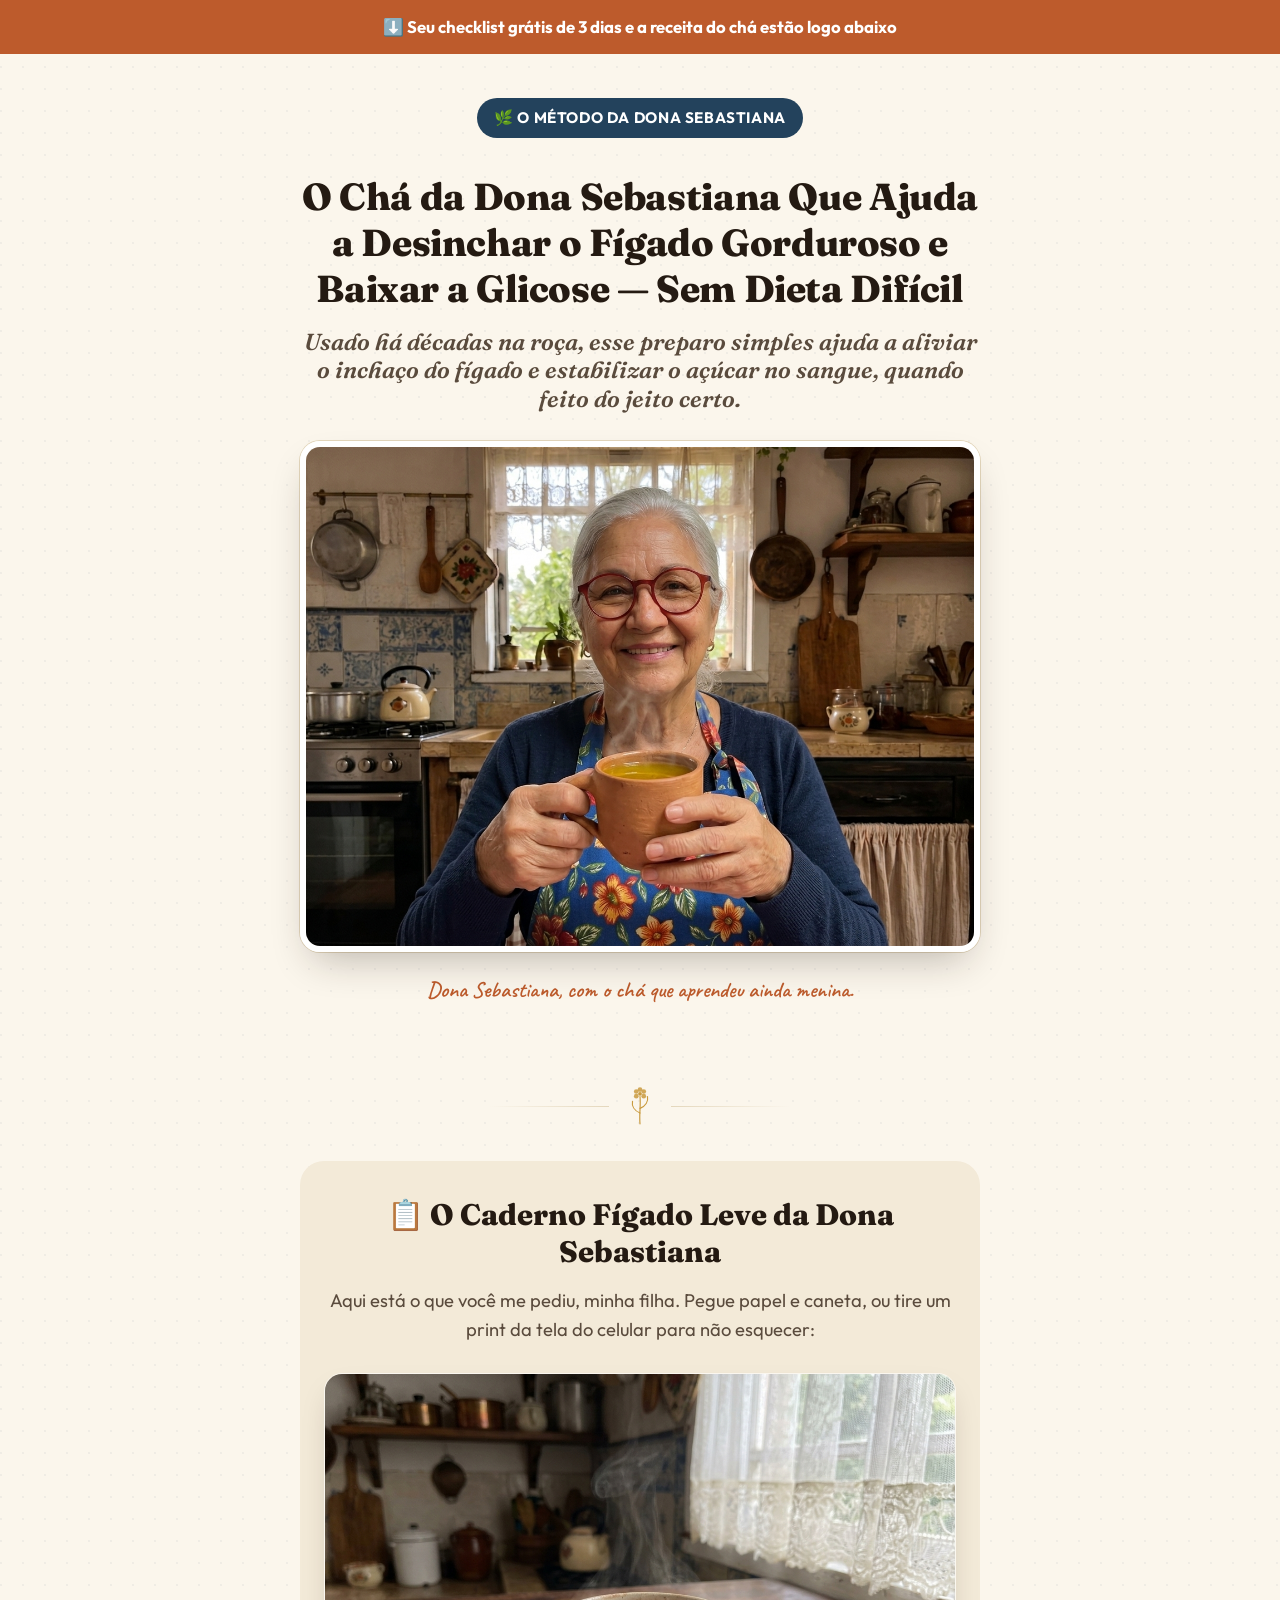
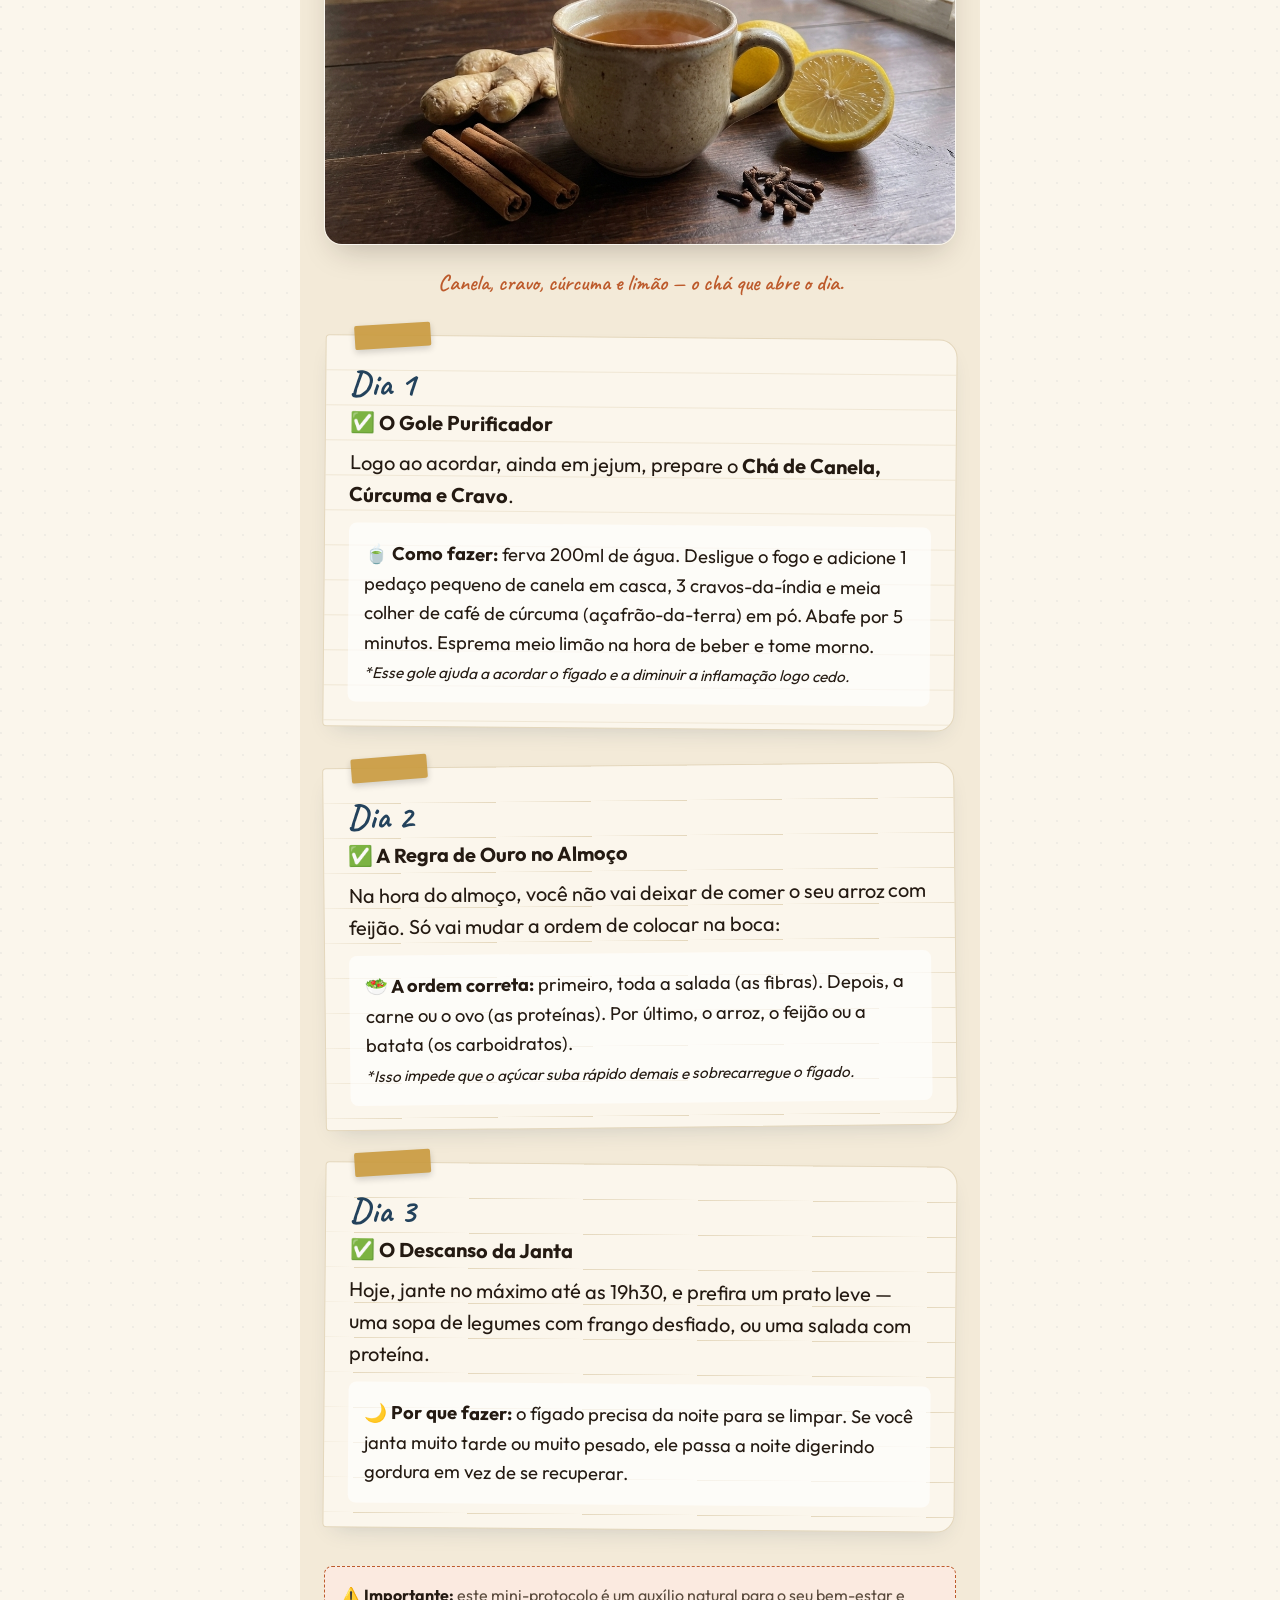
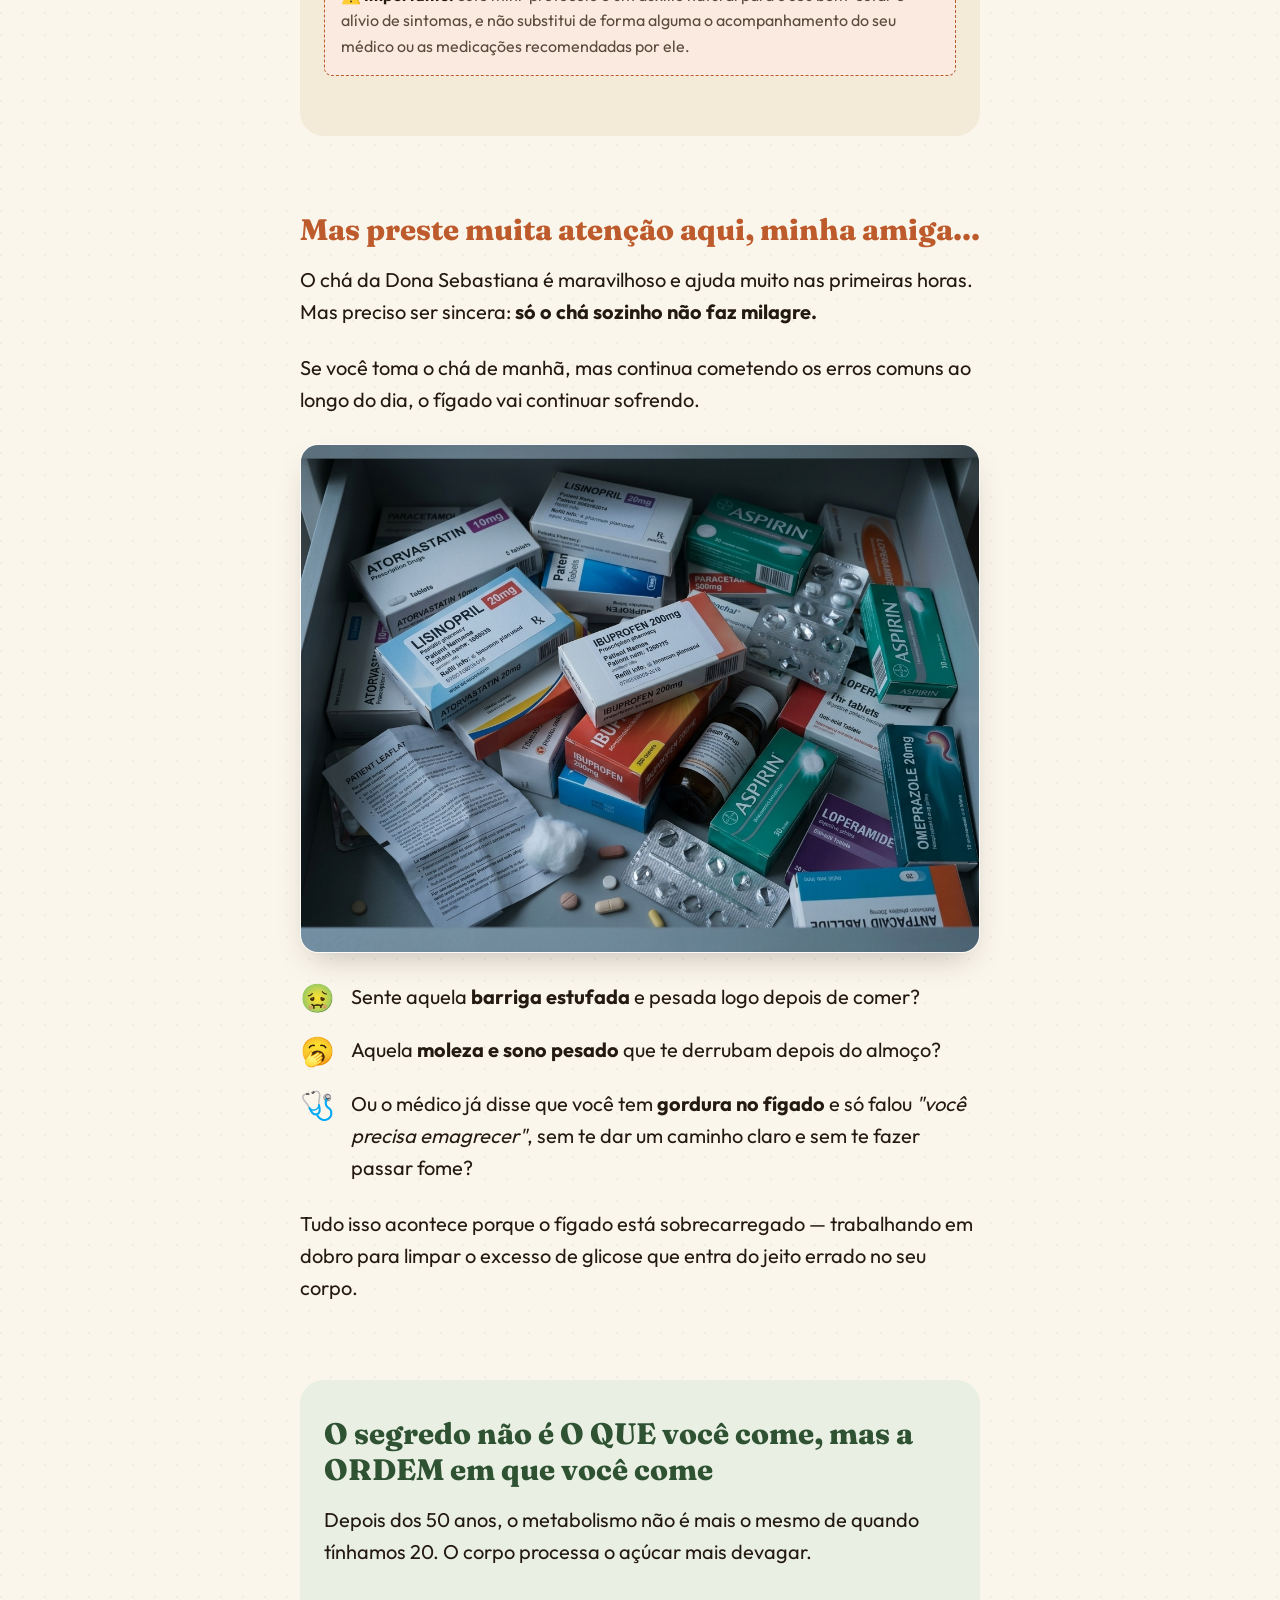
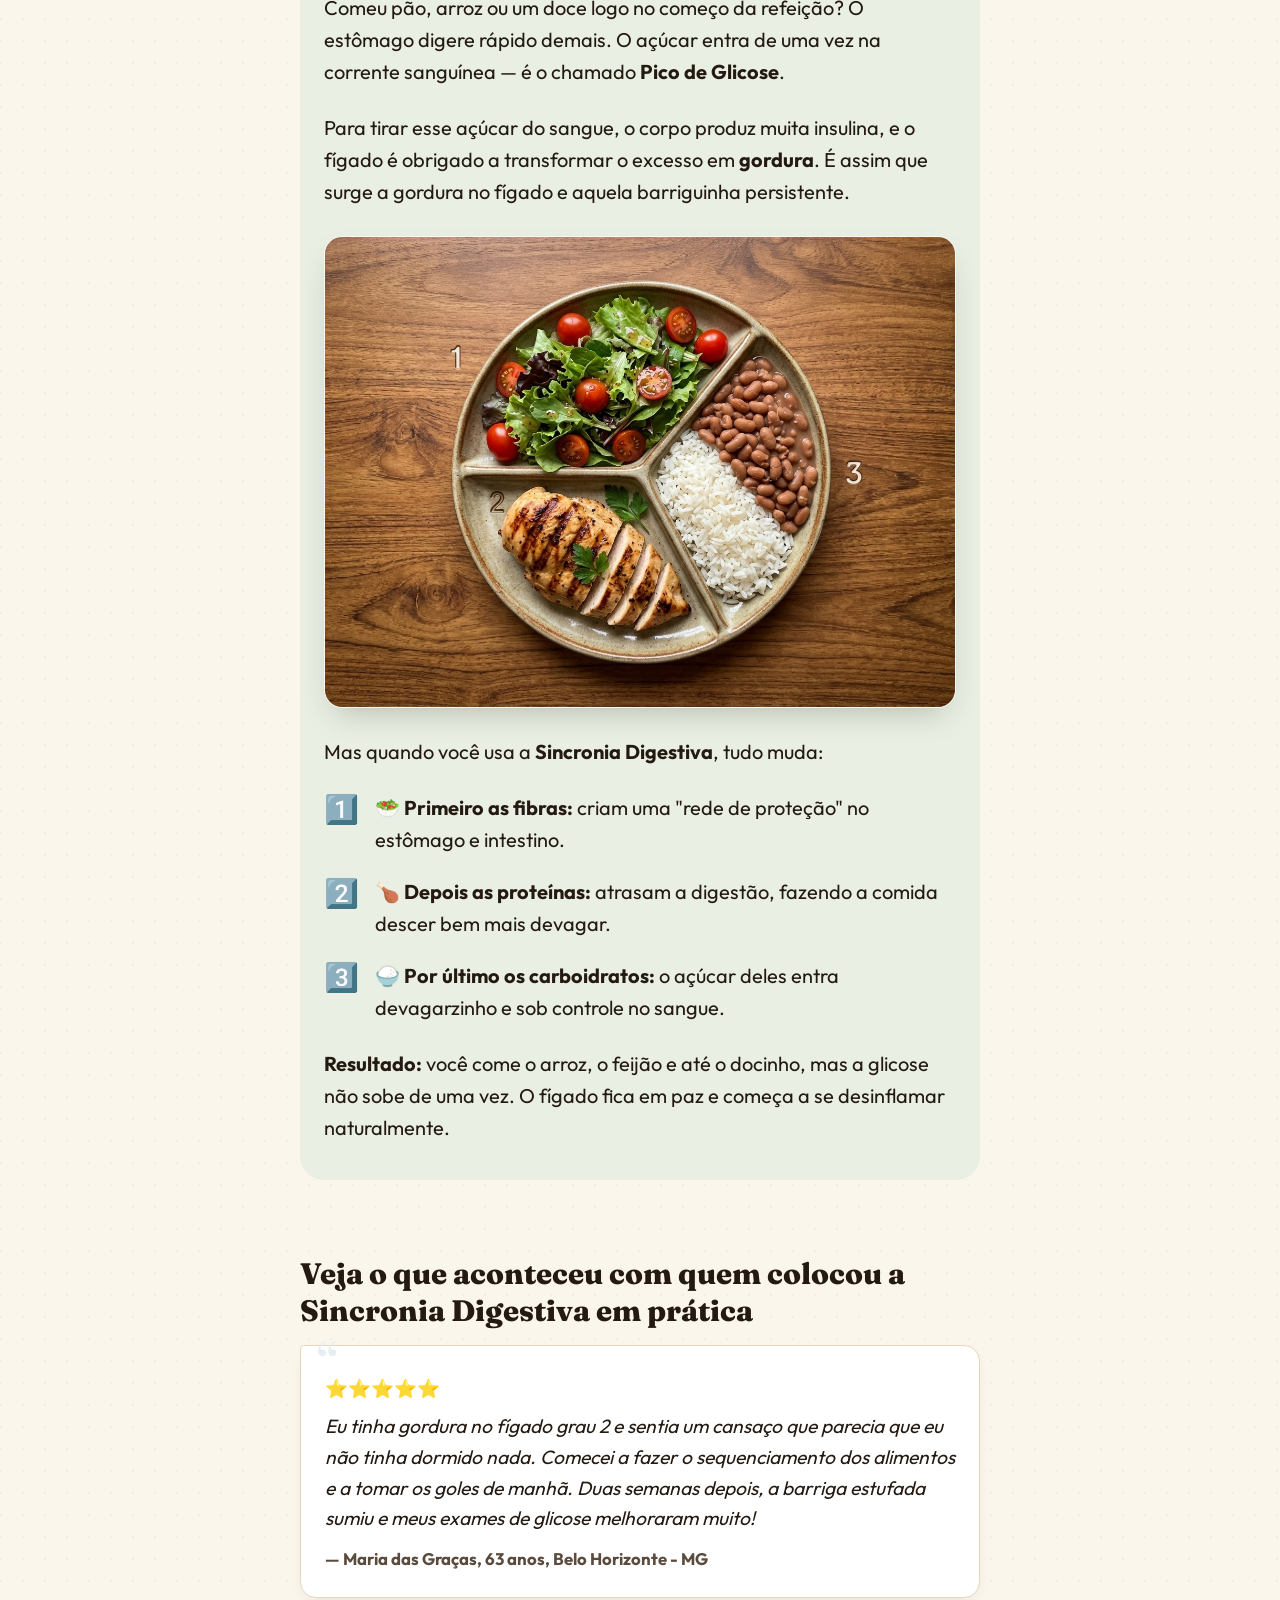
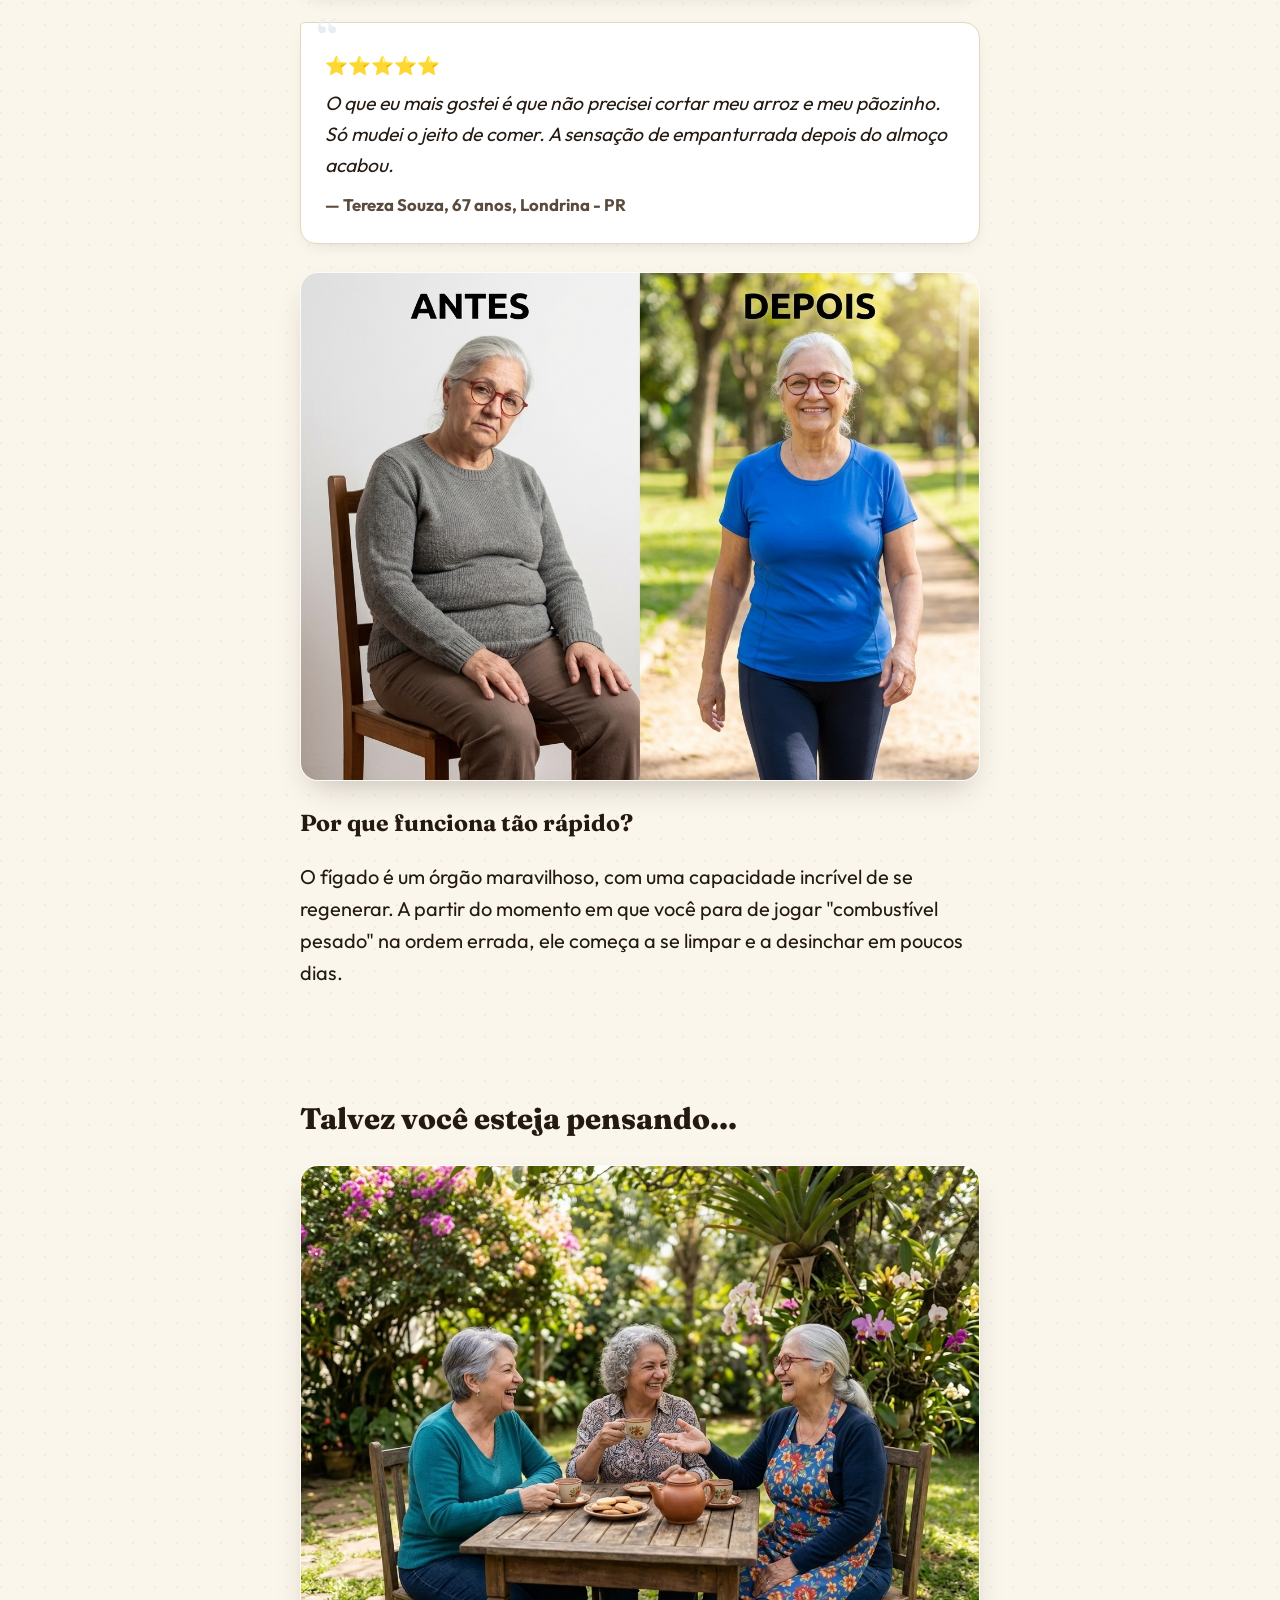
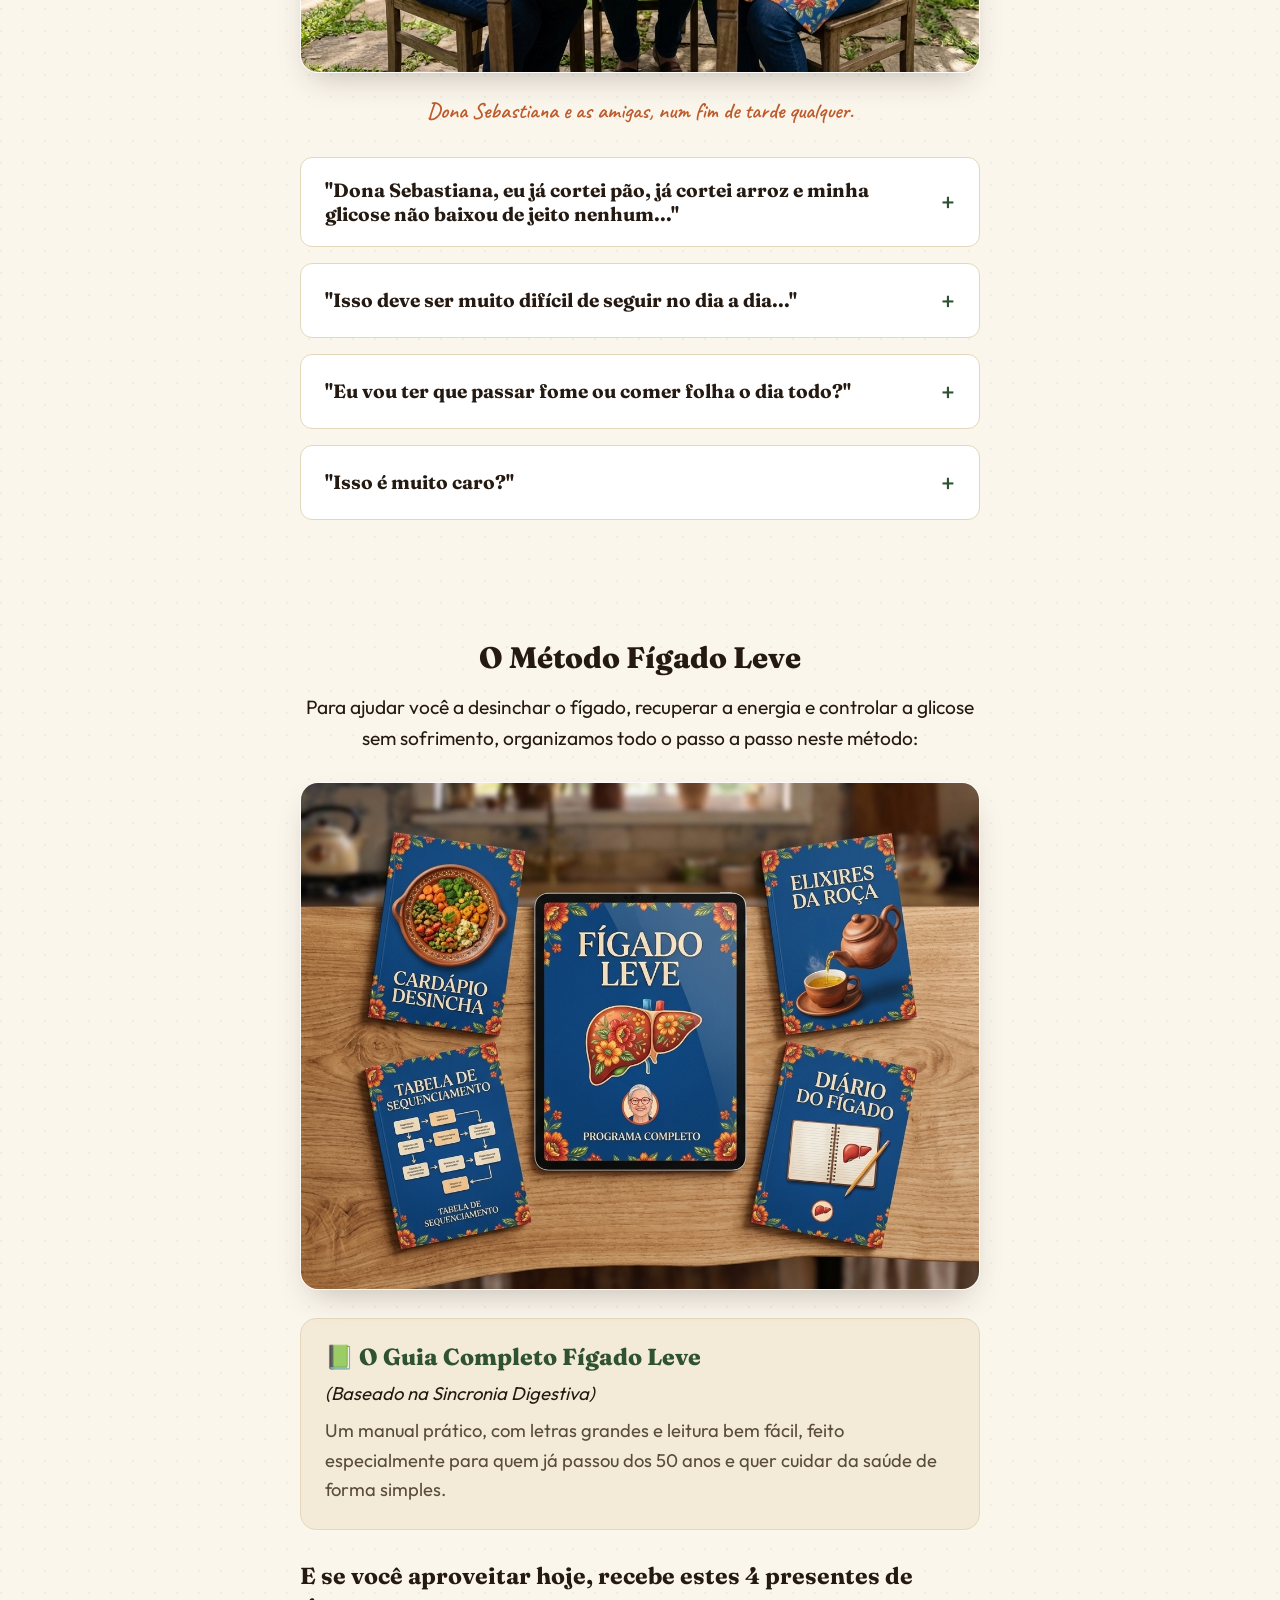
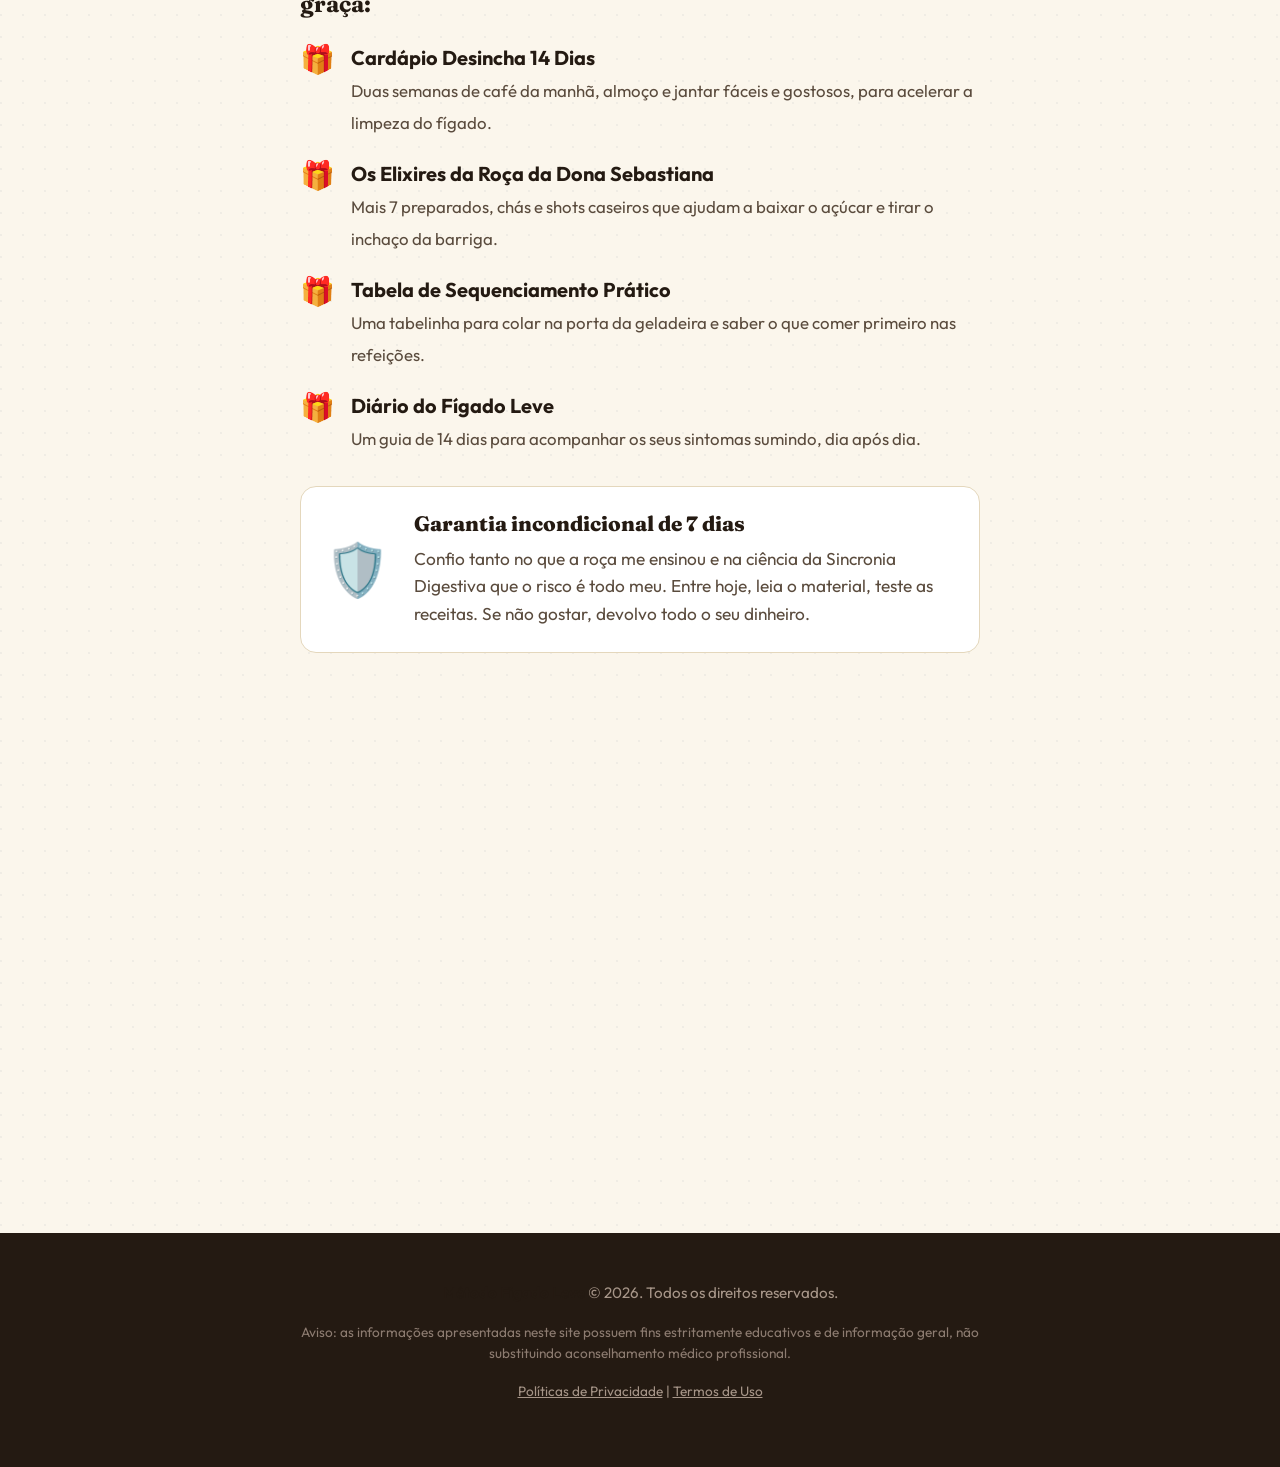
<file: index.html>
<!DOCTYPE html>
<html lang="pt-BR">
<head>
  <meta charset="UTF-8">
  <meta name="viewport" content="width=device-width, initial-scale=1.0">
  <title>Método Fígado Leve - Como Desinchar o Fígado e Baixar a Glicose de Forma Natural</title>
  <meta name="description" content="Descubra o segredo simples da Sincronia Digestiva para desinchar o fígado gorduroso e controlar o açúcar no sangue sem dietas restritivas.">
  <link rel="stylesheet" href="styles.css">
</head>
<body>

  <!-- TOPO / AVISO -->
  <div class="top-bar" id="topo-aviso">
    ⬇️ Seu checklist grátis de 3 dias e a receita do chá estão logo abaixo
  </div>

  <div class="container">

    <!-- BLOCO 1: HERO -->
    <section id="bloco-hero">
      <div class="kicker-row">
        <span class="kicker">🌿 O Método da Dona Sebastiana</span>
      </div>
      <h1>O Chá da Dona Sebastiana Que Ajuda a Desinchar o Fígado Gorduroso e Baixar a Glicose — Sem Dieta Difícil</h1>
      <h3>Usado há décadas na roça, esse preparo simples ajuda a aliviar o inchaço do fígado e estabilizar o açúcar no sangue, quando feito do jeito certo.</h3>

      <div class="photo-frame photo-hero reveal">
        <img src="images/_figado_hero_sebastiana_.jpg" alt="Dona Sebastiana, 65 anos, sorrindo em sua cozinha rústica, segurando uma caneca de barro com chá fumegante." loading="eager">
      </div>
      <p class="photo-caption">Dona Sebastiana, com o chá que aprendeu ainda menina.</p>
    </section>

    <div class="floral-divider">
      <svg viewBox="0 0 64 80" fill="none" xmlns="http://www.w3.org/2000/svg" aria-hidden="true">
        <path d="M32 78C30 55 34 40 32 20" stroke="currentColor" stroke-width="2.5" stroke-linecap="round"/>
        <path d="M32 55C20 50 14 40 16 30" stroke="currentColor" stroke-width="2.5" stroke-linecap="round"/>
        <path d="M32 45C44 40 50 30 48 20" stroke="currentColor" stroke-width="2.5" stroke-linecap="round"/>
        <g transform="translate(32 14)">
          <circle r="4" fill="currentColor"/>
          <circle cx="0" cy="-9" r="5" fill="currentColor" opacity="0.85"/>
          <circle cx="8" cy="-5" r="5" fill="currentColor" opacity="0.85"/>
          <circle cx="8" cy="5" r="5" fill="currentColor" opacity="0.85"/>
          <circle cx="-8" cy="5" r="5" fill="currentColor" opacity="0.85"/>
          <circle cx="-8" cy="-5" r="5" fill="currentColor" opacity="0.85"/>
        </g>
      </svg>
    </div>

    <!-- BLOCO 2: ENTREGA IMEDIATA (O Caderno de 3 Dias) -->
    <section id="bloco-checklist" class="bg-cream-dark reveal" style="border-radius: 24px; padding: 2.25rem 1.5rem; margin: 0 0 2rem;">
      <h2 class="text-center" style="margin-top: 0;">📋 O Caderno Fígado Leve da Dona Sebastiana</h2>
      <p class="text-center notebook-intro">
        Aqui está o que você me pediu, minha filha. Pegue papel e caneta, ou tire um print da tela do celular para não esquecer:
      </p>

      <div class="photo-frame">
        <img src="images/_figado_isca_cha_.jpg" alt="Xícara de chá de canela, cúrcuma e cravo, com uma rodela de limão, sobre mesa de madeira rústica, ao lado dos ingredientes naturais." loading="lazy">
      </div>
      <p class="photo-caption">Canela, cravo, cúrcuma e limão — o chá que abre o dia.</p>

      <div class="protocol-box">
        <span class="protocol-day">Dia 1</span>
        <strong>✅ O Gole Purificador</strong>
        <p style="margin: 0.5rem 0;">Logo ao acordar, ainda em jejum, prepare o <strong>Chá de Canela, Cúrcuma e Cravo</strong>.</p>
        <div class="recipe-subbox">
          <strong>🍵 Como fazer:</strong> ferva 200ml de água. Desligue o fogo e adicione 1 pedaço pequeno de canela em casca, 3 cravos-da-índia e meia colher de café de cúrcuma (açafrão-da-terra) em pó. Abafe por 5 minutos. Esprema meio limão na hora de beber e tome morno.
          <br><small><em>*Esse gole ajuda a acordar o fígado e a diminuir a inflamação logo cedo.</em></small>
        </div>
      </div>

      <div class="protocol-box">
        <span class="protocol-day">Dia 2</span>
        <strong>✅ A Regra de Ouro no Almoço</strong>
        <p style="margin: 0.5rem 0;">Na hora do almoço, você não vai deixar de comer o seu arroz com feijão. Só vai mudar a ordem de colocar na boca:</p>
        <div class="recipe-subbox">
          <strong>🥗 A ordem correta:</strong> primeiro, toda a salada (as fibras). Depois, a carne ou o ovo (as proteínas). Por último, o arroz, o feijão ou a batata (os carboidratos).
          <br><small><em>*Isso impede que o açúcar suba rápido demais e sobrecarregue o fígado.</em></small>
        </div>
      </div>

      <div class="protocol-box">
        <span class="protocol-day">Dia 3</span>
        <strong>✅ O Descanso da Janta</strong>
        <p style="margin: 0.5rem 0;">Hoje, jante no máximo até as 19h30, e prefira um prato leve — uma sopa de legumes com frango desfiado, ou uma salada com proteína.</p>
        <div class="recipe-subbox">
          <strong>🌙 Por que fazer:</strong> o fígado precisa da noite para se limpar. Se você janta muito tarde ou muito pesado, ele passa a noite digerindo gordura em vez de se recuperar.
        </div>
      </div>

      <div class="disclaimer-box">
        ⚠️ <strong>Importante:</strong> este mini-protocolo é um auxílio natural para o seu bem-estar e alívio de sintomas, e não substitui de forma alguma o acompanhamento do seu médico ou as medicações recomendadas por ele.
      </div>
    </section>

    <!-- BLOCO 3: TRANSIÇÃO -->
    <section id="bloco-transicao" class="reveal">
      <h2 class="text-terracota">Mas preste muita atenção aqui, minha amiga...</h2>
      <p>O chá da Dona Sebastiana é maravilhoso e ajuda muito nas primeiras horas. Mas preciso ser sincera: <strong>só o chá sozinho não faz milagre.</strong></p>

      <p>Se você toma o chá de manhã, mas continua cometendo os erros comuns ao longo do dia, o fígado vai continuar sofrendo.</p>

      <div class="photo-frame">
        <img src="images/_transicao_sintomas_remedios_.jpg" alt="Gaveta de remédios desorganizada, cheia de caixas de medicamentos para azia, fígado e diabetes, em tom cinzento e pesado." loading="lazy">
      </div>

      <div class="bullet-item">
        <div class="bullet-icon">🤢</div>
        <div class="bullet-content">Sente aquela <strong>barriga estufada</strong> e pesada logo depois de comer?</div>
      </div>
      <div class="bullet-item">
        <div class="bullet-icon">🥱</div>
        <div class="bullet-content">Aquela <strong>moleza e sono pesado</strong> que te derrubam depois do almoço?</div>
      </div>
      <div class="bullet-item">
        <div class="bullet-icon">🩺</div>
        <div class="bullet-content">Ou o médico já disse que você tem <strong>gordura no fígado</strong> e só falou <em>"você precisa emagrecer"</em>, sem te dar um caminho claro e sem te fazer passar fome?</div>
      </div>

      <p style="margin-top: 1.5rem;">Tudo isso acontece porque o fígado está sobrecarregado — trabalhando em dobro para limpar o excesso de glicose que entra do jeito errado no seu corpo.</p>
    </section>

    <!-- BLOCO 4: MECANISMO (A Sincronia Digestiva) -->
    <section id="bloco-mecanismo" class="bg-light-green reveal" style="border-radius: 24px; padding: 2.25rem 1.5rem; margin: 0.5rem 0 2rem;">
      <h2 class="text-green" style="margin-top: 0;">O segredo não é O QUE você come, mas a ORDEM em que você come</h2>

      <p>Depois dos 50 anos, o metabolismo não é mais o mesmo de quando tínhamos 20. O corpo processa o açúcar mais devagar.</p>

      <p>Comeu pão, arroz ou um doce logo no começo da refeição? O estômago digere rápido demais. O açúcar entra de uma vez na corrente sanguínea — é o chamado <strong>Pico de Glicose</strong>.</p>

      <p>Para tirar esse açúcar do sangue, o corpo produz muita insulina, e o fígado é obrigado a transformar o excesso em <strong>gordura</strong>. É assim que surge a gordura no fígado e aquela barriguinha persistente.</p>

      <div class="photo-frame">
        <img src="images/_mecanismo_sequenciamento_prato_.jpg" alt="Prato dividido em três partes numeradas: 1) salada com tomate-cereja, 2) frango grelhado, 3) arroz com feijão." loading="lazy">
      </div>

      <p>Mas quando você usa a <strong>Sincronia Digestiva</strong>, tudo muda:</p>

      <div class="bullet-item">
        <div class="bullet-icon">1️⃣</div>
        <div class="bullet-content"><strong>🥗 Primeiro as fibras:</strong> criam uma "rede de proteção" no estômago e intestino.</div>
      </div>
      <div class="bullet-item">
        <div class="bullet-icon">2️⃣</div>
        <div class="bullet-content"><strong>🍗 Depois as proteínas:</strong> atrasam a digestão, fazendo a comida descer bem mais devagar.</div>
      </div>
      <div class="bullet-item">
        <div class="bullet-icon">3️⃣</div>
        <div class="bullet-content"><strong>🍚 Por último os carboidratos:</strong> o açúcar deles entra devagarzinho e sob controle no sangue.</div>
      </div>

      <p style="margin-top: 1.5rem; margin-bottom: 0;"><strong>Resultado:</strong> você come o arroz, o feijão e até o docinho, mas a glicose não sobe de uma vez. O fígado fica em paz e começa a se desinflamar naturalmente.</p>
    </section>

    <!-- BLOCO 5: PROVAS E DEPOIMENTOS -->
    <section id="bloco-provas" class="reveal">
      <h2>Veja o que aconteceu com quem colocou a Sincronia Digestiva em prática</h2>

      <div class="testimonial-card">
        <div class="testimonial-stars">⭐⭐⭐⭐⭐</div>
        <p class="testimonial-quote">Eu tinha gordura no fígado grau 2 e sentia um cansaço que parecia que eu não tinha dormido nada. Comecei a fazer o sequenciamento dos alimentos e a tomar os goles de manhã. Duas semanas depois, a barriga estufada sumiu e meus exames de glicose melhoraram muito!</p>
        <div class="testimonial-author">— Maria das Graças, 63 anos, Belo Horizonte - MG</div>
      </div>

      <div class="testimonial-card">
        <div class="testimonial-stars">⭐⭐⭐⭐⭐</div>
        <p class="testimonial-quote">O que eu mais gostei é que não precisei cortar meu arroz e meu pãozinho. Só mudei o jeito de comer. A sensação de empanturrada depois do almoço acabou.</p>
        <div class="testimonial-author">— Tereza Souza, 67 anos, Londrina - PR</div>
      </div>

      <div class="photo-frame">
        <img src="images/_depoimento_antes_depois_mulher_.jpg" alt="Antes: senhora cansada e com a barriga inchada, sentada em uma cadeira. Depois: a mesma senhora sorridente, leve, caminhando ao ar livre." loading="lazy">
      </div>

      <h3 style="text-align: left; margin-top: 1.5rem; color: var(--ink); font-style: normal; font-weight: 700;">Por que funciona tão rápido?</h3>
      <p>O fígado é um órgão maravilhoso, com uma capacidade incrível de se regenerar. A partir do momento em que você para de jogar "combustível pesado" na ordem errada, ele começa a se limpar e a desinchar em poucos dias.</p>
    </section>

    <!-- BLOCO 6: QUEBRA DE OBJEÇÕES -->
    <section id="bloco-faq" class="reveal">
      <h2>Talvez você esteja pensando...</h2>

      <div class="photo-frame">
        <img src="images/_depoimento_sebastiana_amigas_.jpg" alt="Dona Sebastiana e duas amigas rindo à mesa em um jardim ensolarado, tomando chá e comendo biscoitos." loading="lazy">
      </div>
      <p class="photo-caption">Dona Sebastiana e as amigas, num fim de tarde qualquer.</p>

      <div class="faq-container">

        <div class="faq-item">
          <button class="faq-question">"Dona Sebastiana, eu já cortei pão, já cortei arroz e minha glicose não baixou de jeito nenhum..."</button>
          <div class="faq-answer">
            <p>Pois é, minha filha! Cortar tudo só te deixa triste, estressada e com fome. O problema não é o alimento em si, mas a ordem. Sem a Sincronia Digestiva, mesmo uma quantidade pequena de carboidrato vai direto para o fígado em forma de gordura.</p>
          </div>
        </div>

        <div class="faq-item">
          <button class="faq-question">"Isso deve ser muito difícil de seguir no dia a dia..."</button>
          <div class="faq-answer">
            <p>De forma alguma! Você vai usar os alimentos que já compra na feira e no mercado perto de casa. Nada de ingredientes caros com nomes esquisitos — é comida simples de verdade.</p>
          </div>
        </div>

        <div class="faq-item">
          <button class="faq-question">"Eu vou ter que passar fome ou comer folha o dia todo?"</button>
          <div class="faq-answer">
            <p>Deus me livre! Comer bem é uma das maiores alegrias da vida. No método, você vai comer pratos saborosos, carnes gostosas, sopas nutritivas e até sobremesas preparadas do jeito certo.</p>
          </div>
        </div>

        <div class="faq-item">
          <button class="faq-question">"Isso é muito caro?"</button>
          <div class="faq-answer">
            <p>O acesso ao guia custa menos do que uma caixinha de remédio para o fígado ou para diabetes. E o melhor: você vai economizar no mercado, comprando comida de verdade para toda a família.</p>
          </div>
        </div>

      </div>
    </section>

    <!-- BLOCO 7: OFERTA COMPLETA -->
    <section id="bloco-oferta" class="reveal">
      <h2 class="text-center">O Método Fígado Leve</h2>
      <p class="text-center" style="font-size: 1.2rem;">Para ajudar você a desinchar o fígado, recuperar a energia e controlar a glicose sem sofrimento, organizamos todo o passo a passo neste método:</p>

      <div class="photo-frame">
        <img src="images/_mockup_kit_completo_.jpg" alt="Mockup do Guia Fígado Leve em um tablet, cercado pelos quatro bônus: Cardápio Desincha, Elixires da Roça, Tabela de Sequenciamento e Diário do Fígado Leve." loading="lazy">
      </div>

      <div style="background-color: var(--cream-deep); padding: 1.5rem; border-radius: 16px; margin: 1.5rem 0; border: 1px solid var(--color-border);">
        <h3 style="text-align: left; color: var(--oliva); margin-bottom: 0.5rem; font-style: normal; font-weight: 800;">📗 O Guia Completo Fígado Leve</h3>
        <p style="font-size: 1.15rem; margin-bottom: 0.5rem;"><em>(Baseado na Sincronia Digestiva)</em></p>
        <p style="font-size: 1.15rem; margin-bottom: 0; color: var(--text-muted);">Um manual prático, com letras grandes e leitura bem fácil, feito especialmente para quem já passou dos 50 anos e quer cuidar da saúde de forma simples.</p>
      </div>

      <h3 style="text-align: left; margin-top: 2rem; color: var(--ink); font-style: normal; font-weight: 700;">E se você aproveitar hoje, recebe estes 4 presentes de graça:</h3>

      <div class="bullet-item">
        <div class="bullet-icon">🎁</div>
        <div class="bullet-content">
          <strong>Cardápio Desincha 14 Dias</strong>
          <br><span style="font-size: 1.05rem; color: var(--text-muted);">Duas semanas de café da manhã, almoço e jantar fáceis e gostosos, para acelerar a limpeza do fígado.</span>
        </div>
      </div>

      <div class="bullet-item">
        <div class="bullet-icon">🎁</div>
        <div class="bullet-content">
          <strong>Os Elixires da Roça da Dona Sebastiana</strong>
          <br><span style="font-size: 1.05rem; color: var(--text-muted);">Mais 7 preparados, chás e shots caseiros que ajudam a baixar o açúcar e tirar o inchaço da barriga.</span>
        </div>
      </div>

      <div class="bullet-item">
        <div class="bullet-icon">🎁</div>
        <div class="bullet-content">
          <strong>Tabela de Sequenciamento Prático</strong>
          <br><span style="font-size: 1.05rem; color: var(--text-muted);">Uma tabelinha para colar na porta da geladeira e saber o que comer primeiro nas refeições.</span>
        </div>
      </div>

      <div class="bullet-item">
        <div class="bullet-icon">🎁</div>
        <div class="bullet-content">
          <strong>Diário do Fígado Leve</strong>
          <br><span style="font-size: 1.05rem; color: var(--text-muted);">Um guia de 14 dias para acompanhar os seus sintomas sumindo, dia após dia.</span>
        </div>
      </div>

      <div class="guarantee-box">
        <div class="guarantee-badge">🛡️</div>
        <div class="guarantee-text">
          <h4>Garantia incondicional de 7 dias</h4>
          <p>Confio tanto no que a roça me ensinou e na ciência da Sincronia Digestiva que o risco é todo meu. Entre hoje, leia o material, teste as receitas. Se não gostar, devolvo todo o seu dinheiro.</p>
        </div>
      </div>
    </section>

    <!-- BLOCO 8: CHECKOUT + CTA -->
    <section id="bloco-checkout" class="reveal">



      <div class="price-box">
        <div class="price-original">De R$ 197,00 por apenas:</div>
        <div class="price-installments" id="price-installments-value">R$ 27,00</div>
        <div class="price-cash">Pagamento único no PIX ou Cartão</div>
      </div>

      <div class="cta-container">
        <a href="https://ggcheckout.app/checkout/v4/C8QVen7EZMcdDITyPhR7" class="cta-button" id="cta-principal-btn" data-cta-type="figado">
          <span class="cta-main-text">Quero desinchar meu fígado agora</span>
        </a>
        <div class="cta-subtitle">
          <span>📱 Acesso imediato no celular</span> • <span>✉️ Recebimento por e-mail e WhatsApp</span>
        </div>
      </div>

      <div class="security-logos">
        <div class="security-item">
          <span class="security-icon">🔒</span>
          <span>Dados 100% criptografados</span>
        </div>
        <div class="security-item">
          <span class="security-icon">🛡️</span>
          <span>Compra segura e garantida</span>
        </div>
        <div class="security-item">
          <span class="security-icon">⚡</span>
          <span>Acesso imediato</span>
        </div>
      </div>
    </section>

  </div>

  <!-- RODAPÉ -->
  <footer>
    <div class="container">
      <p><strong>Método Fígado Leve</strong> © 2026. Todos os direitos reservados.</p>
      <p style="font-size: 0.85rem; color: #8c7b70;">Aviso: as informações apresentadas neste site possuem fins estritamente educativos e de informação geral, não substituindo aconselhamento médico profissional.</p>
      <p style="font-size: 0.85rem; margin-top: 1rem;">
        <a href="#">Políticas de Privacidade</a> | <a href="#">Termos de Uso</a>
      </p>
    </div>
  </footer>

  <script src="script.js"></script>
</body>
</html>
</file>
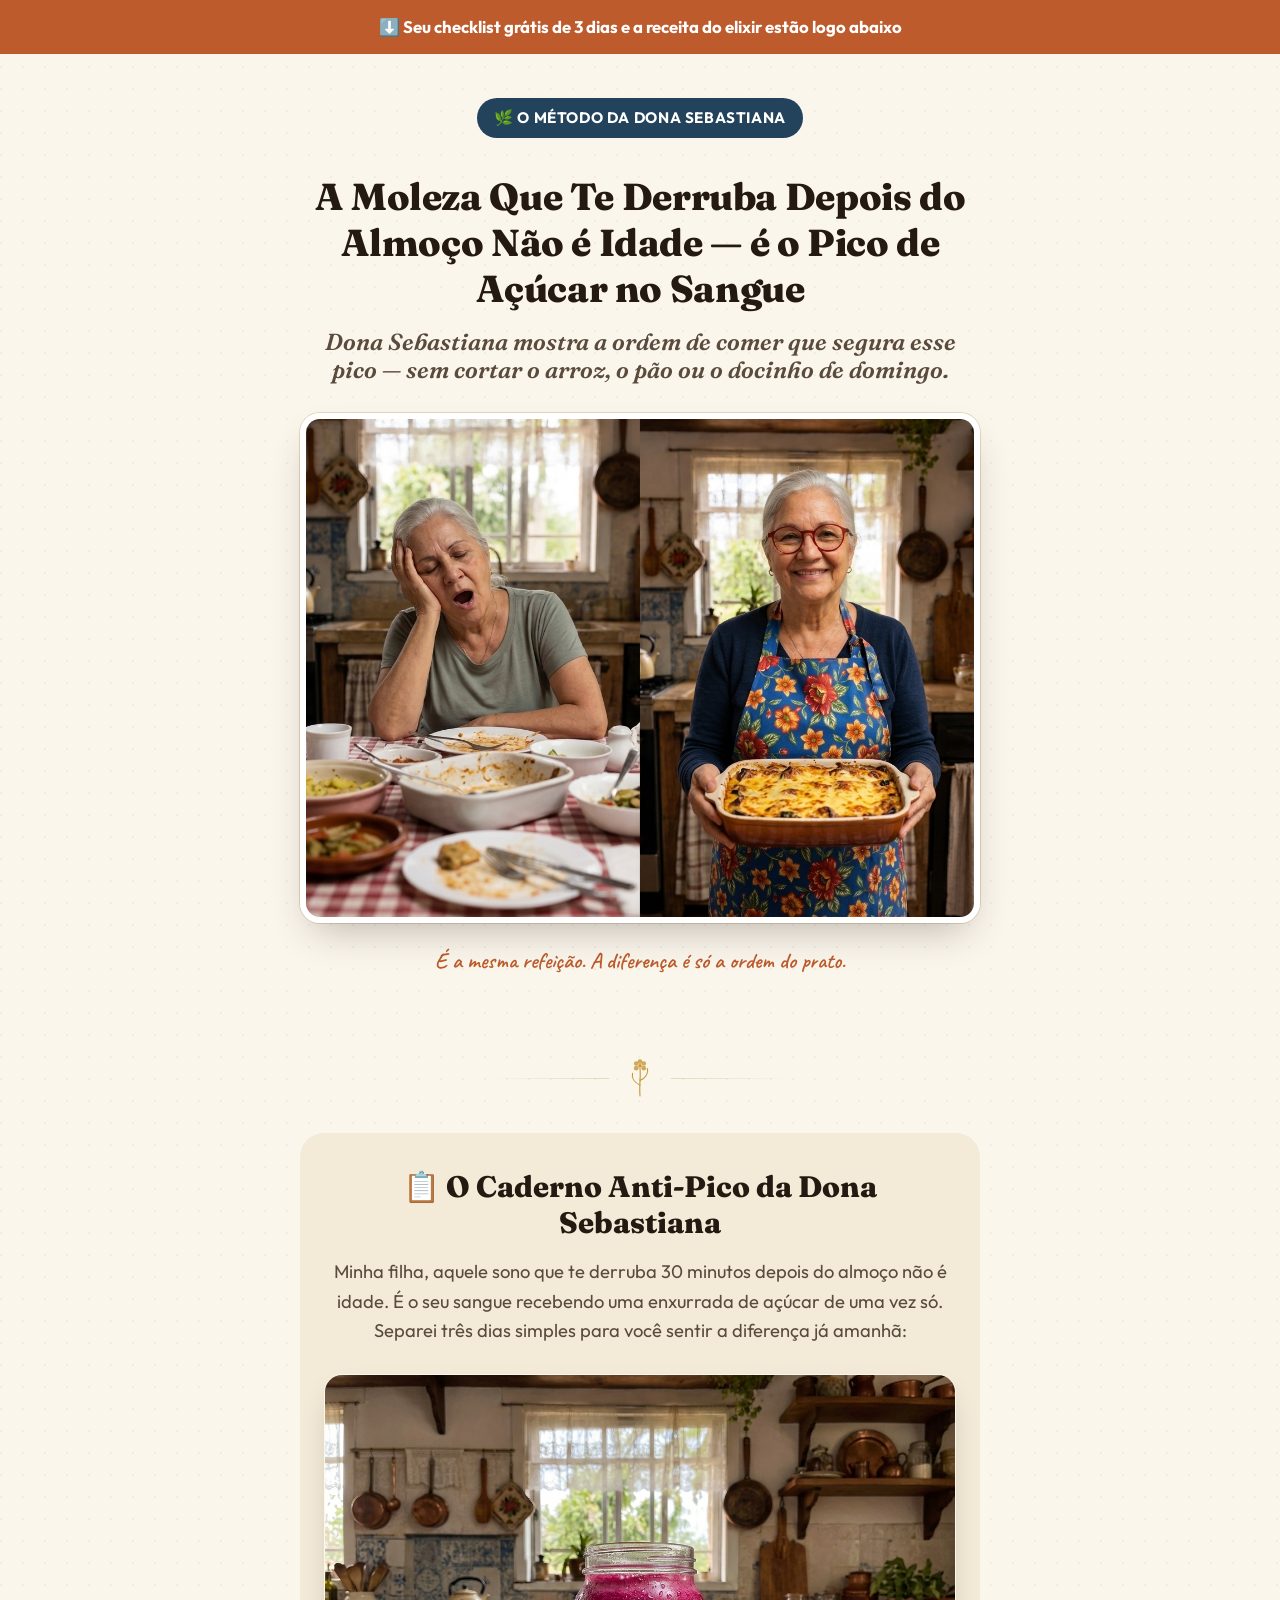
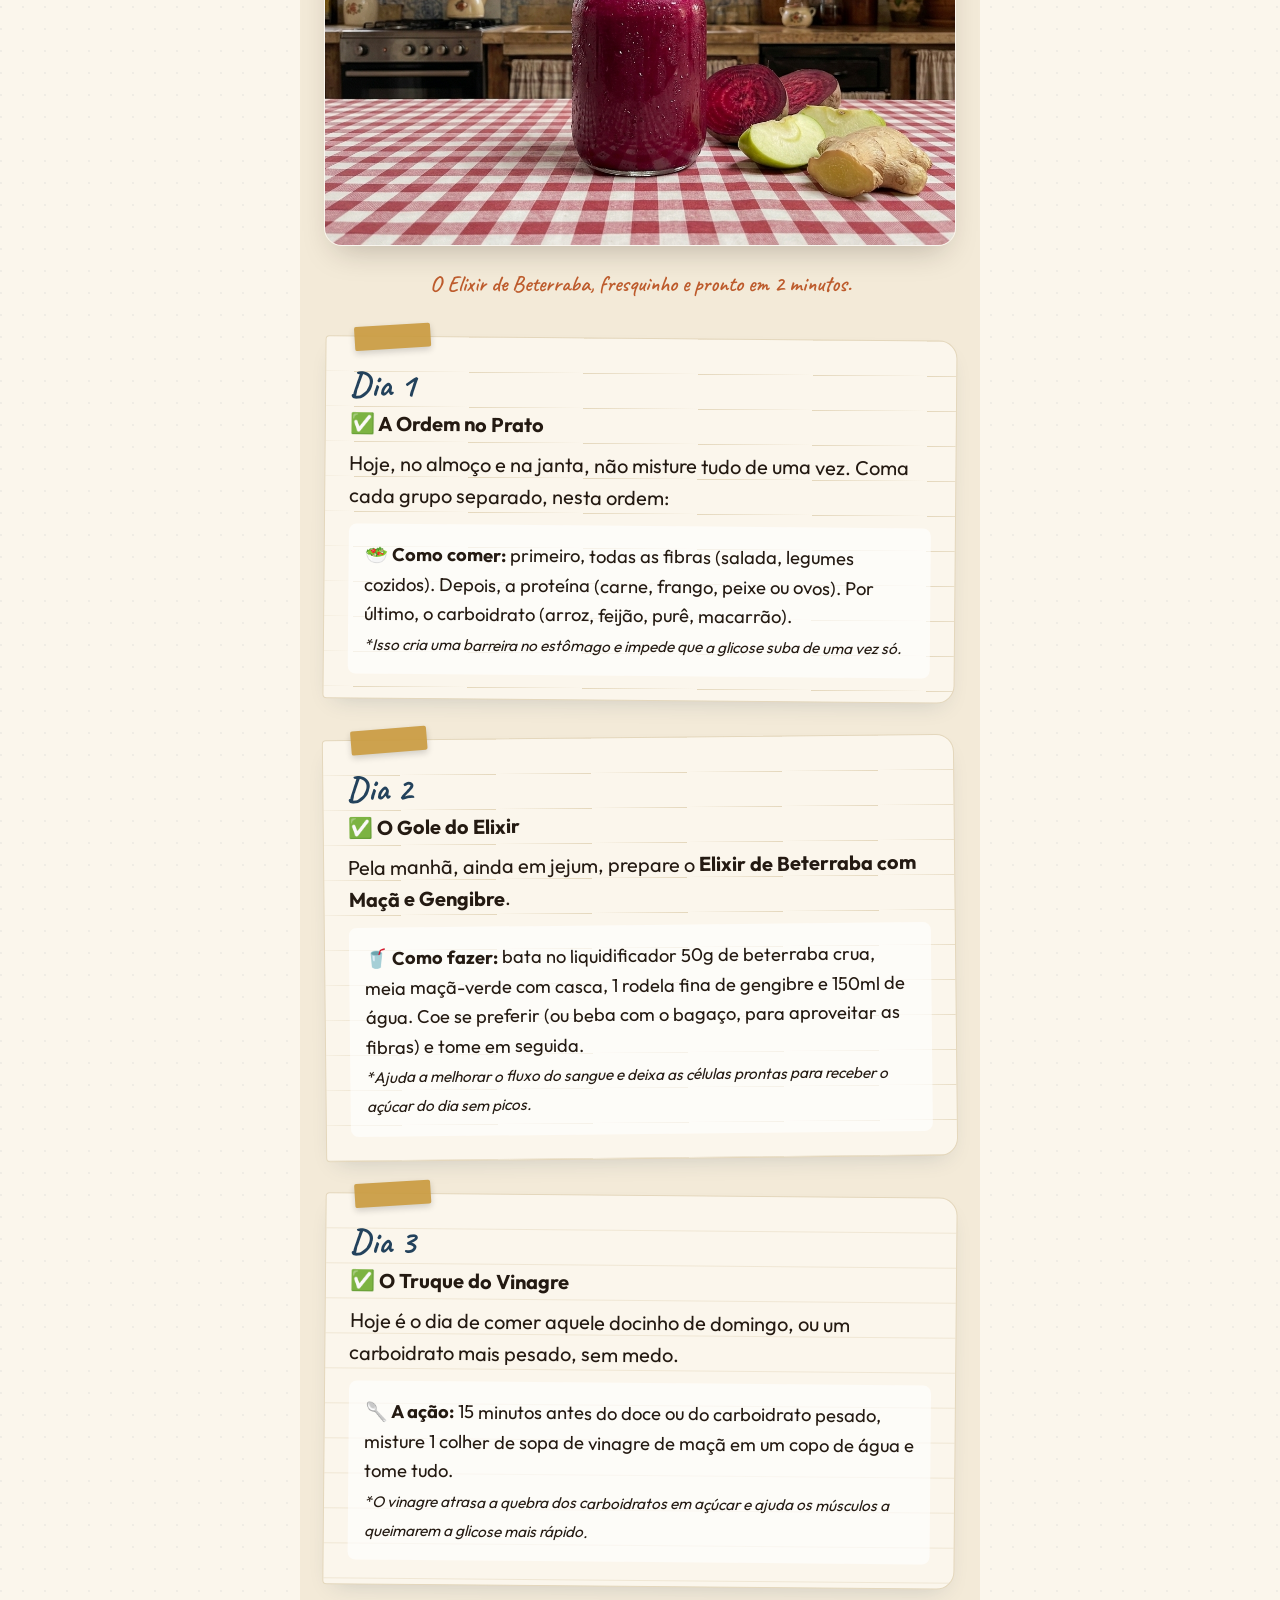
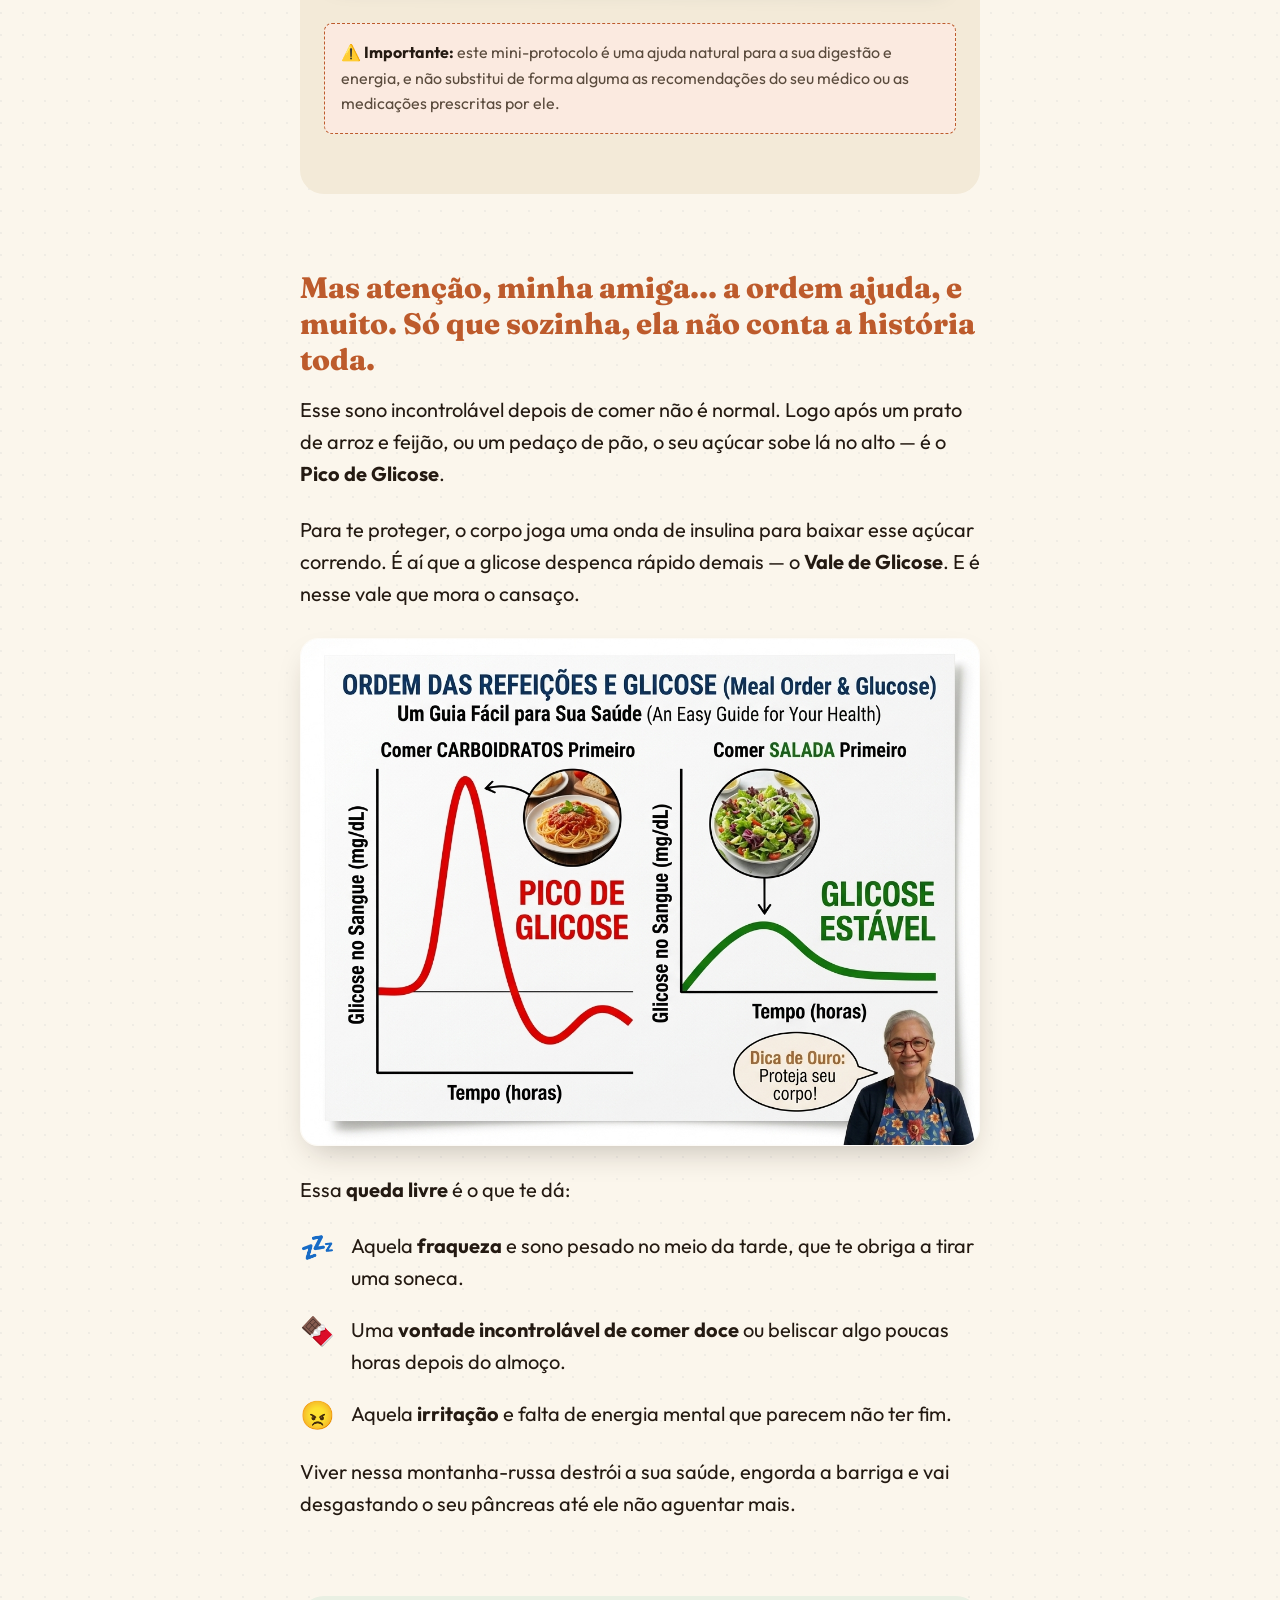
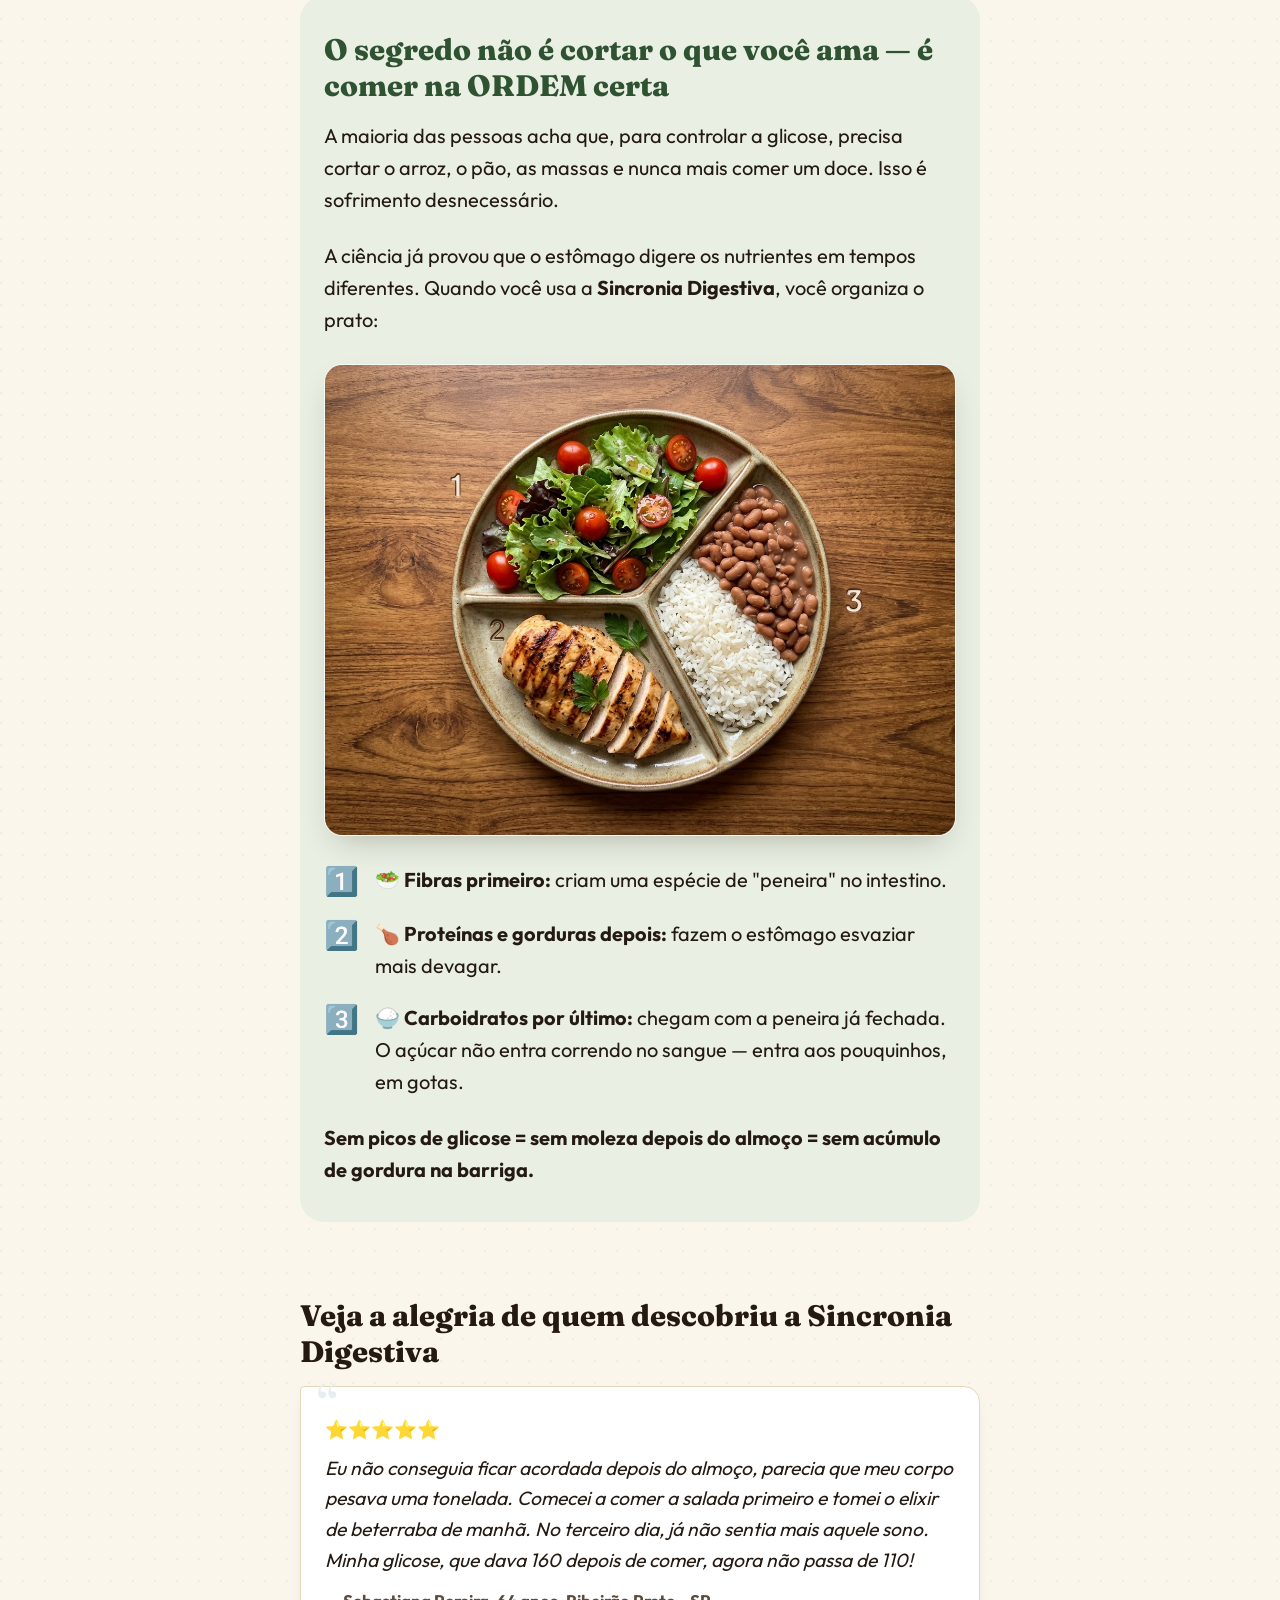
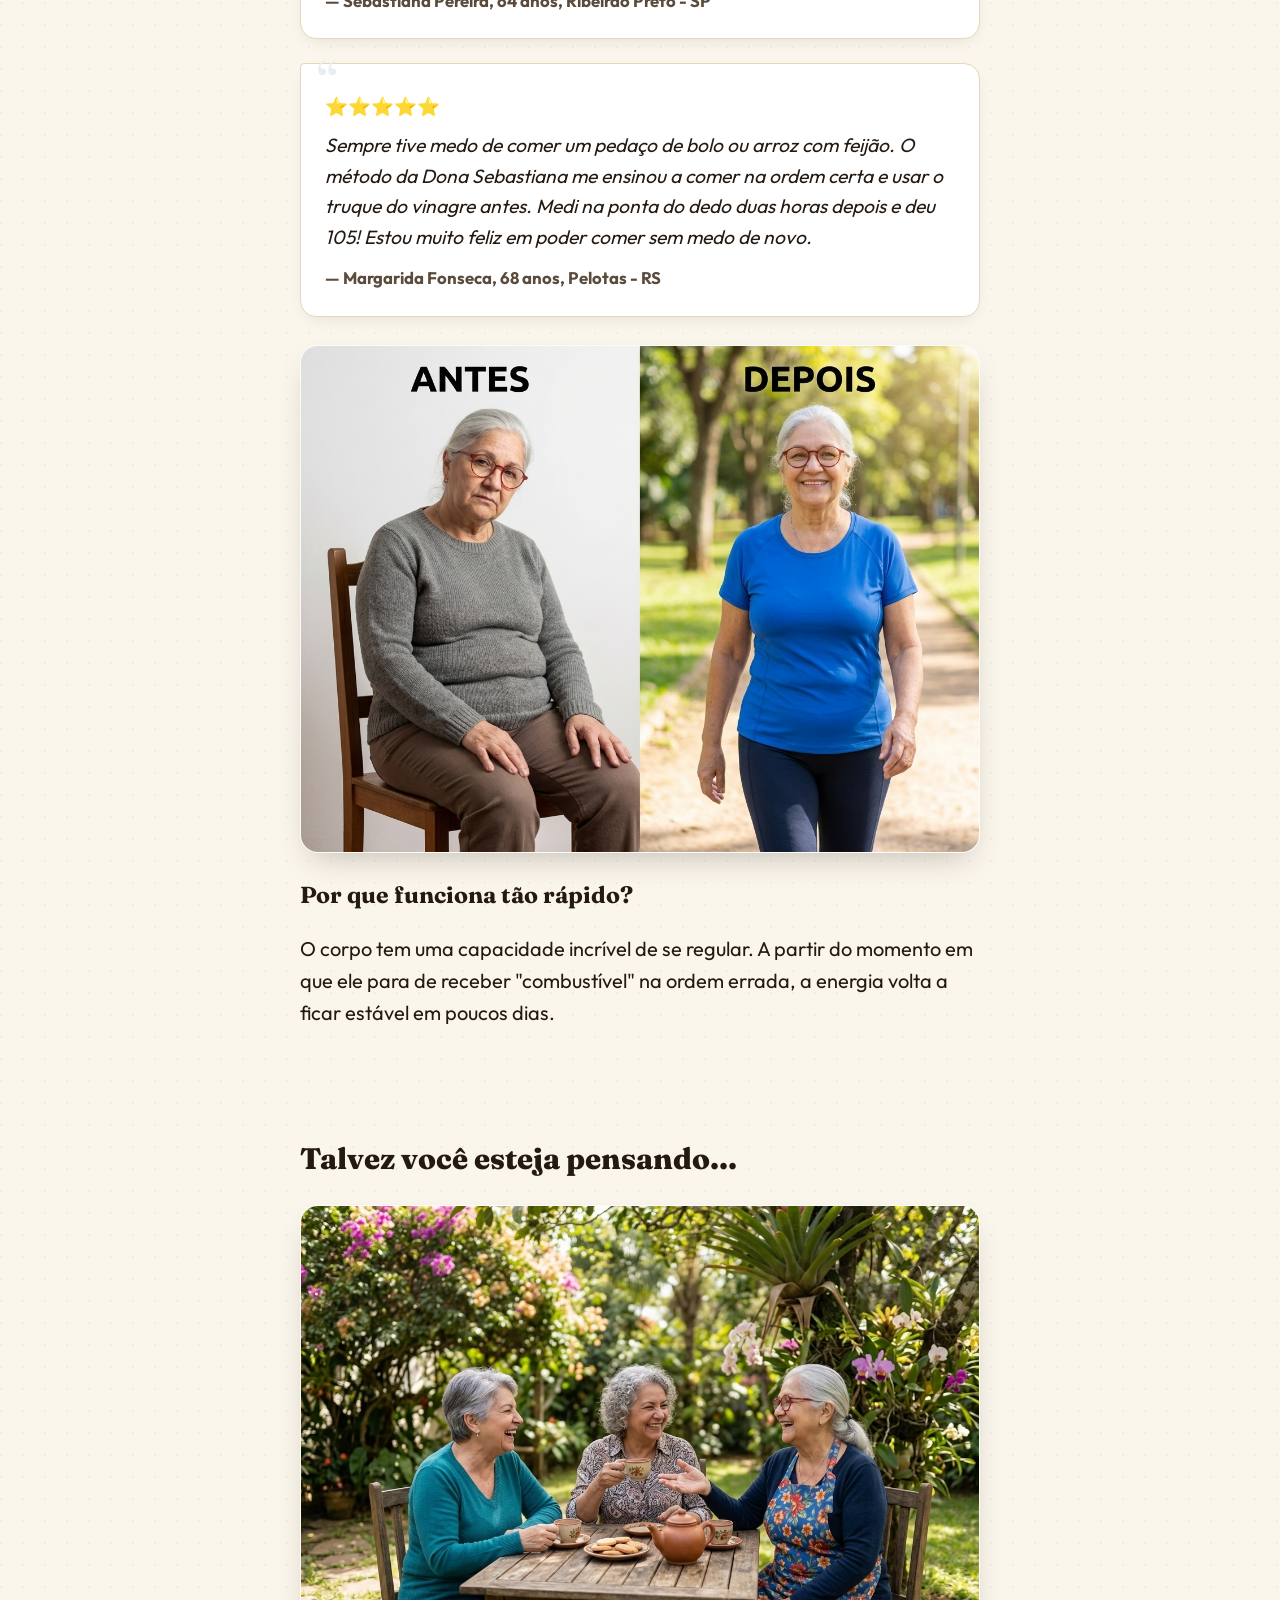
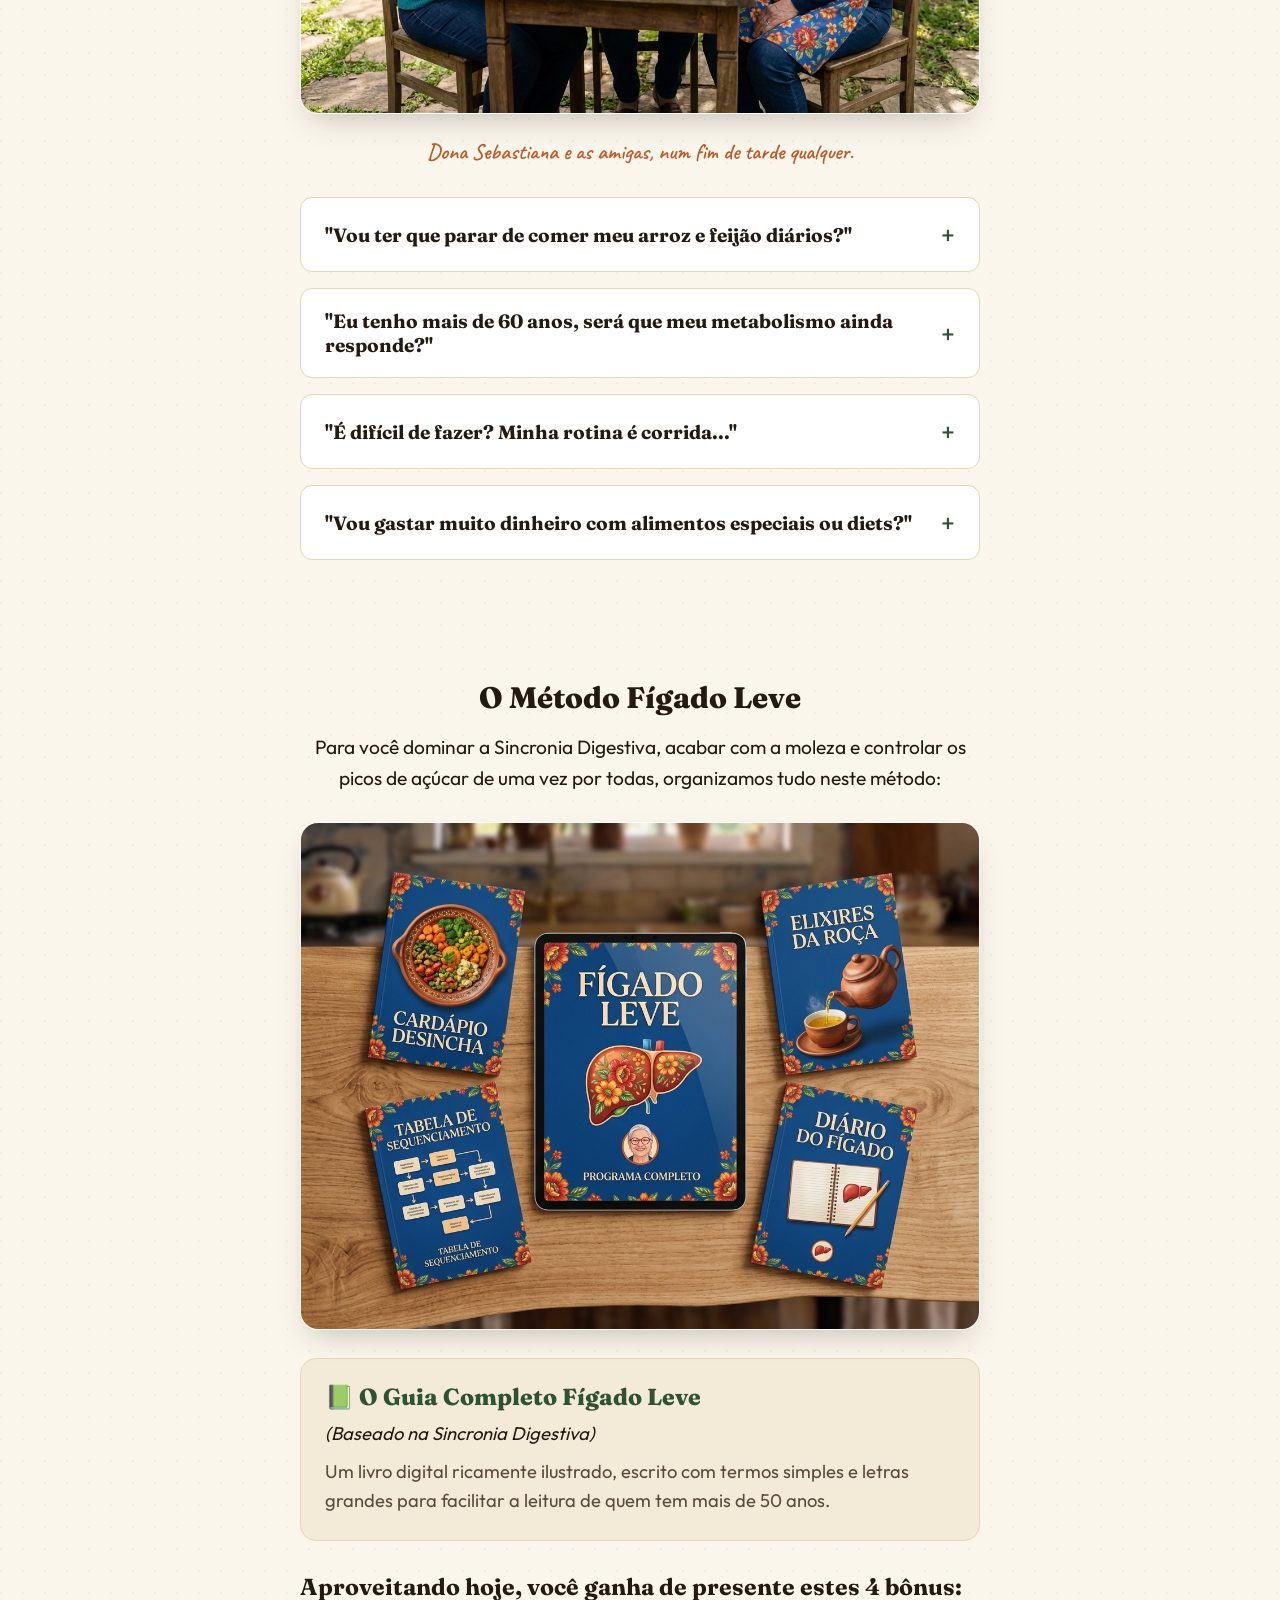
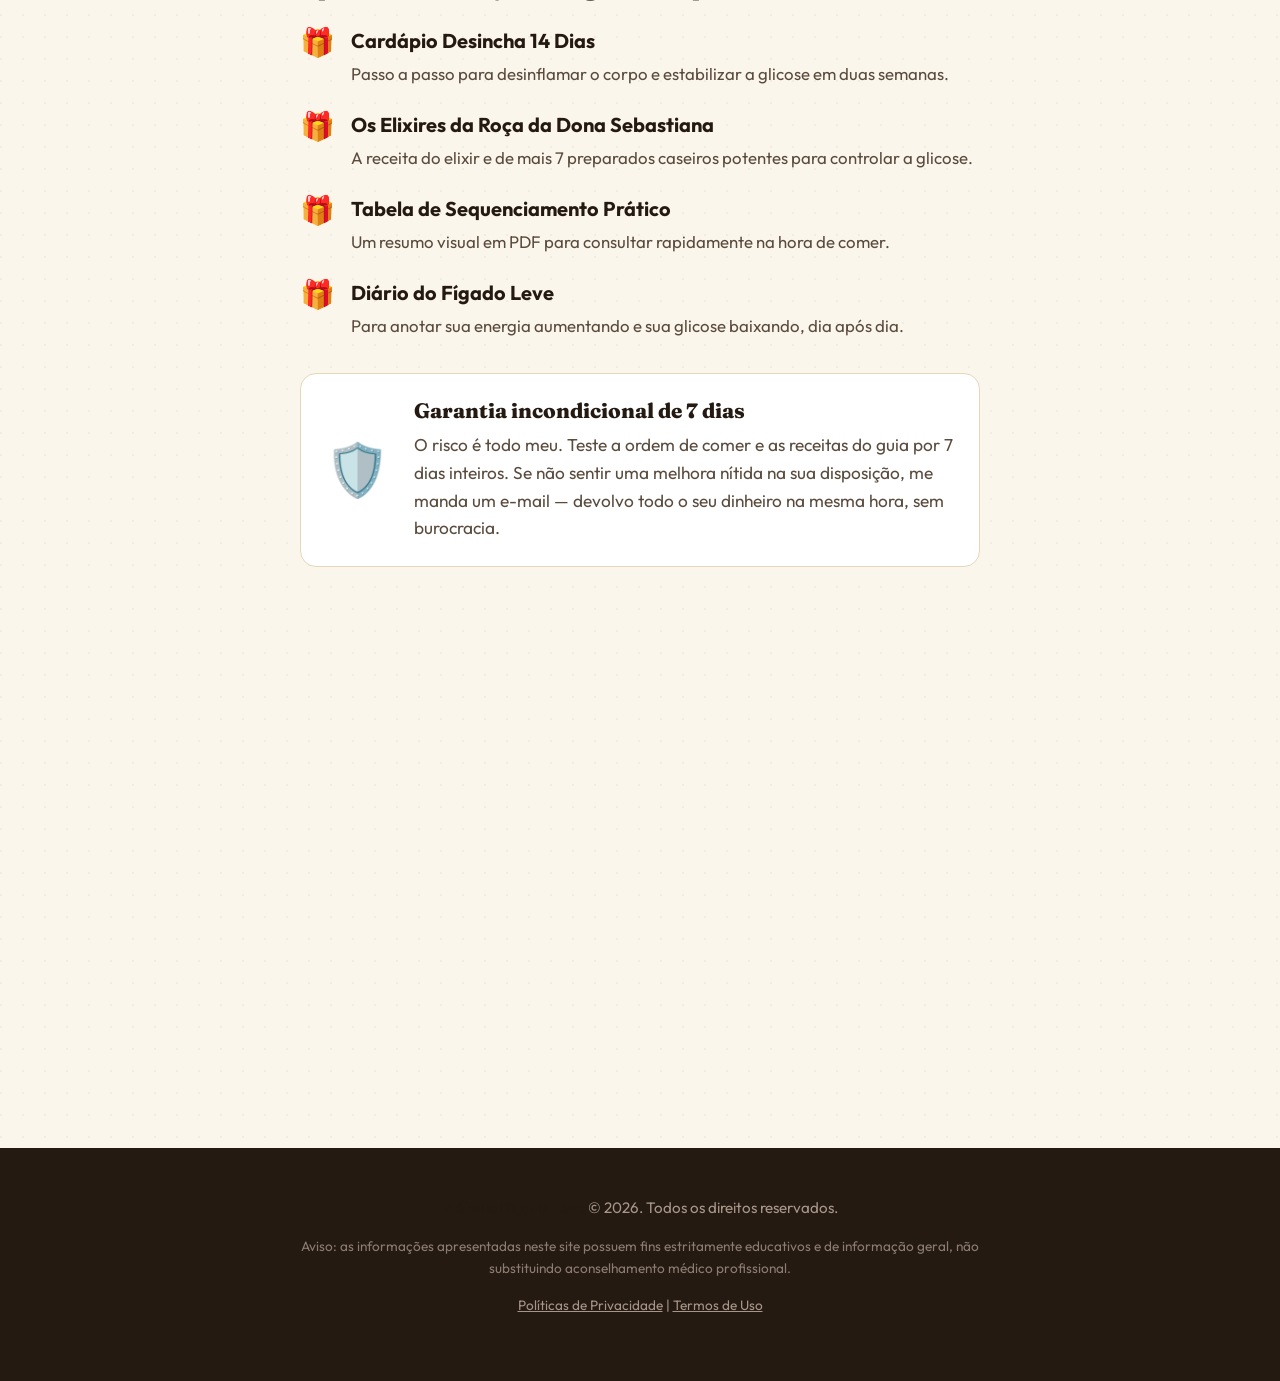
<file: glicose.html>
<!DOCTYPE html>
<html lang="pt-BR">
<head>
  <meta charset="UTF-8">
  <meta name="viewport" content="width=device-width, initial-scale=1.0">
  <title>Método Fígado Leve - Como Evitar Picos de Glicose e Acabar com o Sono Pós-Almoço</title>
  <meta name="description" content="Aprenda o segredo simples da Sincronia Digestiva para estabilizar o açúcar no sangue, reter sua energia após as refeições e emagrecer sem restrições.">
  <link rel="stylesheet" href="styles.css">
</head>
<body>

  <!-- TOPO / AVISO -->
  <div class="top-bar" id="topo-aviso">
    ⬇️ Seu checklist grátis de 3 dias e a receita do elixir estão logo abaixo
  </div>

  <div class="container">

    <!-- BLOCO 1: HERO -->
    <section id="bloco-hero">
      <div class="kicker-row">
        <span class="kicker">🌿 O Método da Dona Sebastiana</span>
      </div>
      <h1>A Moleza Que Te Derruba Depois do Almoço Não é Idade — é o Pico de Açúcar no Sangue</h1>
      <h3>Dona Sebastiana mostra a ordem de comer que segura esse pico — sem cortar o arroz, o pão ou o docinho de domingo.</h3>

      <div class="photo-frame photo-hero reveal">
        <img src="images/_glicose_hero_sono_.jpg" alt="À esquerda, uma senhora exausta e sonolenta à mesa depois do almoço. À direita, Dona Sebastiana sorridente segurando uma lasanha de berinjela quentinha, provando que dá para comer bem sem passar mal depois." loading="eager">
      </div>
      <p class="photo-caption">É a mesma refeição. A diferença é só a ordem do prato.</p>
    </section>

    <div class="floral-divider">
      <svg viewBox="0 0 64 80" fill="none" xmlns="http://www.w3.org/2000/svg" aria-hidden="true">
        <path d="M32 78C30 55 34 40 32 20" stroke="currentColor" stroke-width="2.5" stroke-linecap="round"/>
        <path d="M32 55C20 50 14 40 16 30" stroke="currentColor" stroke-width="2.5" stroke-linecap="round"/>
        <path d="M32 45C44 40 50 30 48 20" stroke="currentColor" stroke-width="2.5" stroke-linecap="round"/>
        <g transform="translate(32 14)">
          <circle r="4" fill="currentColor"/>
          <circle cx="0" cy="-9" r="5" fill="currentColor" opacity="0.85"/>
          <circle cx="8" cy="-5" r="5" fill="currentColor" opacity="0.85"/>
          <circle cx="8" cy="5" r="5" fill="currentColor" opacity="0.85"/>
          <circle cx="-8" cy="5" r="5" fill="currentColor" opacity="0.85"/>
          <circle cx="-8" cy="-5" r="5" fill="currentColor" opacity="0.85"/>
        </g>
      </svg>
    </div>

    <!-- BLOCO 2: ENTREGA IMEDIATA (O Caderno de 3 Dias) -->
    <section id="bloco-checklist" class="bg-cream-dark reveal" style="border-radius: 24px; padding: 2.25rem 1.5rem; margin: 0 0 2rem;">
      <h2 class="text-center" style="margin-top: 0;">📋 O Caderno Anti-Pico da Dona Sebastiana</h2>
      <p class="text-center notebook-intro">
        Minha filha, aquele sono que te derruba 30 minutos depois do almoço não é idade. É o seu sangue recebendo uma enxurrada de açúcar de uma vez só. Separei três dias simples para você sentir a diferença já amanhã:
      </p>

      <div class="photo-frame">
        <img src="images/_glicose_isca_elixir_.jpg" alt="Jarra de vidro gelada com elixir de beterraba, maçã verde e gengibre, com os ingredientes frescos ao lado sobre a mesa de xadrez vermelho." loading="lazy">
      </div>
      <p class="photo-caption">O Elixir de Beterraba, fresquinho e pronto em 2 minutos.</p>

      <div class="protocol-box">
        <span class="protocol-day">Dia 1</span>
        <strong>✅ A Ordem no Prato</strong>
        <p style="margin: 0.5rem 0;">Hoje, no almoço e na janta, não misture tudo de uma vez. Coma cada grupo separado, nesta ordem:</p>
        <div class="recipe-subbox">
          <strong>🥗 Como comer:</strong> primeiro, todas as fibras (salada, legumes cozidos). Depois, a proteína (carne, frango, peixe ou ovos). Por último, o carboidrato (arroz, feijão, purê, macarrão).
          <br><small><em>*Isso cria uma barreira no estômago e impede que a glicose suba de uma vez só.</em></small>
        </div>
      </div>

      <div class="protocol-box">
        <span class="protocol-day">Dia 2</span>
        <strong>✅ O Gole do Elixir</strong>
        <p style="margin: 0.5rem 0;">Pela manhã, ainda em jejum, prepare o <strong>Elixir de Beterraba com Maçã e Gengibre</strong>.</p>
        <div class="recipe-subbox">
          <strong>🥤 Como fazer:</strong> bata no liquidificador 50g de beterraba crua, meia maçã-verde com casca, 1 rodela fina de gengibre e 150ml de água. Coe se preferir (ou beba com o bagaço, para aproveitar as fibras) e tome em seguida.
          <br><small><em>*Ajuda a melhorar o fluxo do sangue e deixa as células prontas para receber o açúcar do dia sem picos.</em></small>
        </div>
      </div>

      <div class="protocol-box">
        <span class="protocol-day">Dia 3</span>
        <strong>✅ O Truque do Vinagre</strong>
        <p style="margin: 0.5rem 0;">Hoje é o dia de comer aquele docinho de domingo, ou um carboidrato mais pesado, sem medo.</p>
        <div class="recipe-subbox">
          <strong>🥄 A ação:</strong> 15 minutos antes do doce ou do carboidrato pesado, misture 1 colher de sopa de vinagre de maçã em um copo de água e tome tudo.
          <br><small><em>*O vinagre atrasa a quebra dos carboidratos em açúcar e ajuda os músculos a queimarem a glicose mais rápido.</em></small>
        </div>
      </div>

      <div class="disclaimer-box">
        ⚠️ <strong>Importante:</strong> este mini-protocolo é uma ajuda natural para a sua digestão e energia, e não substitui de forma alguma as recomendações do seu médico ou as medicações prescritas por ele.
      </div>
    </section>

    <!-- BLOCO 3: TRANSIÇÃO -->
    <section id="bloco-transicao" class="reveal">
      <h2 class="text-terracota">Mas atenção, minha amiga... a ordem ajuda, e muito. Só que sozinha, ela não conta a história toda.</h2>
      <p>Esse sono incontrolável depois de comer não é normal. Logo após um prato de arroz e feijão, ou um pedaço de pão, o seu açúcar sobe lá no alto — é o <strong>Pico de Glicose</strong>.</p>

      <p>Para te proteger, o corpo joga uma onda de insulina para baixar esse açúcar correndo. É aí que a glicose despenca rápido demais — o <strong>Vale de Glicose</strong>. E é nesse vale que mora o cansaço.</p>

      <div class="photo-frame">
        <img src="images/_mecanismo_grafico_glicose_.jpg" alt="Gráfico comparando duas curvas de glicose: uma vermelha, com pico alto ao comer carboidrato primeiro, e outra verde, estável, ao comer salada primeiro." loading="lazy">
      </div>

      <p>Essa <strong>queda livre</strong> é o que te dá:</p>

      <div class="bullet-item">
        <div class="bullet-icon">💤</div>
        <div class="bullet-content">Aquela <strong>fraqueza</strong> e sono pesado no meio da tarde, que te obriga a tirar uma soneca.</div>
      </div>
      <div class="bullet-item">
        <div class="bullet-icon">🍫</div>
        <div class="bullet-content">Uma <strong>vontade incontrolável de comer doce</strong> ou beliscar algo poucas horas depois do almoço.</div>
      </div>
      <div class="bullet-item">
        <div class="bullet-icon">😠</div>
        <div class="bullet-content">Aquela <strong>irritação</strong> e falta de energia mental que parecem não ter fim.</div>
      </div>

      <p style="margin-top: 1.5rem;">Viver nessa montanha-russa destrói a sua saúde, engorda a barriga e vai desgastando o seu pâncreas até ele não aguentar mais.</p>
    </section>

    <!-- BLOCO 4: MECANISMO (A Sincronia Digestiva) -->
    <section id="bloco-mecanismo" class="bg-light-green reveal" style="border-radius: 24px; padding: 2.25rem 1.5rem; margin: 0.5rem 0 2rem;">
      <h2 class="text-green" style="margin-top: 0;">O segredo não é cortar o que você ama — é comer na ORDEM certa</h2>

      <p>A maioria das pessoas acha que, para controlar a glicose, precisa cortar o arroz, o pão, as massas e nunca mais comer um doce. Isso é sofrimento desnecessário.</p>

      <p>A ciência já provou que o estômago digere os nutrientes em tempos diferentes. Quando você usa a <strong>Sincronia Digestiva</strong>, você organiza o prato:</p>

      <div class="photo-frame">
        <img src="images/_mecanismo_sequenciamento_prato_.jpg" alt="Prato dividido em três partes numeradas: 1) salada com tomate-cereja, 2) frango grelhado, 3) arroz com feijão." loading="lazy">
      </div>

      <div class="bullet-item">
        <div class="bullet-icon">1️⃣</div>
        <div class="bullet-content"><strong>🥗 Fibras primeiro:</strong> criam uma espécie de "peneira" no intestino.</div>
      </div>
      <div class="bullet-item">
        <div class="bullet-icon">2️⃣</div>
        <div class="bullet-content"><strong>🍗 Proteínas e gorduras depois:</strong> fazem o estômago esvaziar mais devagar.</div>
      </div>
      <div class="bullet-item">
        <div class="bullet-icon">3️⃣</div>
        <div class="bullet-content"><strong>🍚 Carboidratos por último:</strong> chegam com a peneira já fechada. O açúcar não entra correndo no sangue — entra aos pouquinhos, em gotas.</div>
      </div>

      <p style="margin-top: 1.5rem; margin-bottom: 0;"><strong>Sem picos de glicose = sem moleza depois do almoço = sem acúmulo de gordura na barriga.</strong></p>
    </section>

    <!-- BLOCO 5: PROVAS E DEPOIMENTOS -->
    <section id="bloco-provas" class="reveal">
      <h2>Veja a alegria de quem descobriu a Sincronia Digestiva</h2>

      <div class="testimonial-card">
        <div class="testimonial-stars">⭐⭐⭐⭐⭐</div>
        <p class="testimonial-quote">Eu não conseguia ficar acordada depois do almoço, parecia que meu corpo pesava uma tonelada. Comecei a comer a salada primeiro e tomei o elixir de beterraba de manhã. No terceiro dia, já não sentia mais aquele sono. Minha glicose, que dava 160 depois de comer, agora não passa de 110!</p>
        <div class="testimonial-author">— Sebastiana Pereira, 64 anos, Ribeirão Preto - SP</div>
      </div>

      <div class="testimonial-card">
        <div class="testimonial-stars">⭐⭐⭐⭐⭐</div>
        <p class="testimonial-quote">Sempre tive medo de comer um pedaço de bolo ou arroz com feijão. O método da Dona Sebastiana me ensinou a comer na ordem certa e usar o truque do vinagre antes. Medi na ponta do dedo duas horas depois e deu 105! Estou muito feliz em poder comer sem medo de novo.</p>
        <div class="testimonial-author">— Margarida Fonseca, 68 anos, Pelotas - RS</div>
      </div>

      <div class="photo-frame">
        <img src="images/_depoimento_antes_depois_mulher_.jpg" alt="Antes: senhora cansada e abatida sentada em uma cadeira. Depois: a mesma senhora sorridente e cheia de energia, caminhando ao ar livre." loading="lazy">
      </div>

      <h3 style="text-align: left; margin-top: 1.5rem; color: var(--ink); font-style: normal; font-weight: 700;">Por que funciona tão rápido?</h3>
      <p>O corpo tem uma capacidade incrível de se regular. A partir do momento em que ele para de receber "combustível" na ordem errada, a energia volta a ficar estável em poucos dias.</p>
    </section>

    <!-- BLOCO 6: QUEBRA DE OBJEÇÕES -->
    <section id="bloco-faq" class="reveal">
      <h2>Talvez você esteja pensando...</h2>

      <div class="photo-frame">
        <img src="images/_depoimento_sebastiana_amigas_.jpg" alt="Dona Sebastiana e duas amigas rindo à mesa em um jardim ensolarado, tomando chá e comendo biscoitos." loading="lazy">
      </div>
      <p class="photo-caption">Dona Sebastiana e as amigas, num fim de tarde qualquer.</p>

      <div class="faq-container">

        <div class="faq-item">
          <button class="faq-question">"Vou ter que parar de comer meu arroz e feijão diários?"</button>
          <div class="faq-answer">
            <p>Claro que não, minha filha! O arroz e o feijão são sagrados na nossa mesa. Você só vai aprender a comer eles no momento certo da refeição, para não dar pico de glicose.</p>
          </div>
        </div>

        <div class="faq-item">
          <button class="faq-question">"Eu tenho mais de 60 anos, será que meu metabolismo ainda responde?"</button>
          <div class="faq-answer">
            <p>Responde sim, e muito bem! É justamente nesta fase da vida que a Sincronia Digestiva faz mais diferença, porque poupa o pâncreas que já trabalhou tanto a vida toda.</p>
          </div>
        </div>

        <div class="faq-item">
          <button class="faq-question">"É difícil de fazer? Minha rotina é corrida..."</button>
          <div class="faq-answer">
            <p>É a coisa mais simples do mundo. Você não vai cozinhar nada diferente — só vai colocar os alimentos na ordem correta na hora de comer. Só isso.</p>
          </div>
        </div>

        <div class="faq-item">
          <button class="faq-question">"Vou gastar muito dinheiro com alimentos especiais ou diets?"</button>
          <div class="faq-answer">
            <p>Pelo contrário! Alimentos "diet" industriais são cheios de química e caros. Aqui usamos comida simples de feira: salada, legumes, carnes normais e temperos caseiros.</p>
          </div>
        </div>

      </div>
    </section>

    <!-- BLOCO 7: OFERTA COMPLETA -->
    <section id="bloco-oferta" class="reveal">
      <h2 class="text-center">O Método Fígado Leve</h2>
      <p class="text-center" style="font-size: 1.2rem;">Para você dominar a Sincronia Digestiva, acabar com a moleza e controlar os picos de açúcar de uma vez por todas, organizamos tudo neste método:</p>

      <div class="photo-frame">
        <img src="images/_mockup_kit_completo_.jpg" alt="Mockup do Guia Fígado Leve em um tablet, cercado pelos quatro bônus: Cardápio Desincha, Elixires da Roça, Tabela de Sequenciamento e Diário do Fígado Leve." loading="lazy">
      </div>

      <div style="background-color: var(--cream-deep); padding: 1.5rem; border-radius: 16px; margin: 1.5rem 0; border: 1px solid var(--color-border);">
        <h3 style="text-align: left; color: var(--oliva); margin-bottom: 0.5rem; font-style: normal; font-weight: 800;">📗 O Guia Completo Fígado Leve</h3>
        <p style="font-size: 1.15rem; margin-bottom: 0.5rem;"><em>(Baseado na Sincronia Digestiva)</em></p>
        <p style="font-size: 1.15rem; margin-bottom: 0; color: var(--text-muted);">Um livro digital ricamente ilustrado, escrito com termos simples e letras grandes para facilitar a leitura de quem tem mais de 50 anos.</p>
      </div>

      <h3 style="text-align: left; margin-top: 2rem; color: var(--ink); font-style: normal; font-weight: 700;">Aproveitando hoje, você ganha de presente estes 4 bônus:</h3>

      <div class="bullet-item">
        <div class="bullet-icon">🎁</div>
        <div class="bullet-content">
          <strong>Cardápio Desincha 14 Dias</strong>
          <br><span style="font-size: 1.05rem; color: var(--text-muted);">Passo a passo para desinflamar o corpo e estabilizar a glicose em duas semanas.</span>
        </div>
      </div>

      <div class="bullet-item">
        <div class="bullet-icon">🎁</div>
        <div class="bullet-content">
          <strong>Os Elixires da Roça da Dona Sebastiana</strong>
          <br><span style="font-size: 1.05rem; color: var(--text-muted);">A receita do elixir e de mais 7 preparados caseiros potentes para controlar a glicose.</span>
        </div>
      </div>

      <div class="bullet-item">
        <div class="bullet-icon">🎁</div>
        <div class="bullet-content">
          <strong>Tabela de Sequenciamento Prático</strong>
          <br><span style="font-size: 1.05rem; color: var(--text-muted);">Um resumo visual em PDF para consultar rapidamente na hora de comer.</span>
        </div>
      </div>

      <div class="bullet-item">
        <div class="bullet-icon">🎁</div>
        <div class="bullet-content">
          <strong>Diário do Fígado Leve</strong>
          <br><span style="font-size: 1.05rem; color: var(--text-muted);">Para anotar sua energia aumentando e sua glicose baixando, dia após dia.</span>
        </div>
      </div>

      <div class="guarantee-box">
        <div class="guarantee-badge">🛡️</div>
        <div class="guarantee-text">
          <h4>Garantia incondicional de 7 dias</h4>
          <p>O risco é todo meu. Teste a ordem de comer e as receitas do guia por 7 dias inteiros. Se não sentir uma melhora nítida na sua disposição, me manda um e-mail — devolvo todo o seu dinheiro na mesma hora, sem burocracia.</p>
        </div>
      </div>
    </section>

    <!-- BLOCO 8: CHECKOUT + CTA -->
    <section id="bloco-checkout" class="reveal">



      <div class="price-box">
        <div class="price-original">De R$ 197,00 por apenas:</div>
        <div class="price-installments" id="price-installments-value">R$ 27,00</div>
        <div class="price-cash">Pagamento único no PIX ou Cartão</div>
      </div>

      <div class="cta-container">
        <a href="https://ggcheckout.app/checkout/v4/C8QVen7EZMcdDITyPhR7" class="cta-button" id="cta-principal-btn" data-cta-type="glicose">
          <span class="cta-main-text">Quero controlar minha glicose agora</span>
        </a>
        <div class="cta-subtitle">
          <span>📱 Acesso imediato no celular</span> • <span>🛡️ Transação segura e criptografada</span>
        </div>
      </div>

      <div class="security-logos">
        <div class="security-item">
          <span class="security-icon">🔒</span>
          <span>Dados 100% criptografados</span>
        </div>
        <div class="security-item">
          <span class="security-icon">🛡️</span>
          <span>Compra segura e garantida</span>
        </div>
        <div class="security-item">
          <span class="security-icon">⚡</span>
          <span>Acesso imediato</span>
        </div>
      </div>
    </section>

  </div>

  <!-- RODAPÉ -->
  <footer>
    <div class="container">
      <p><strong>Método Fígado Leve</strong> © 2026. Todos os direitos reservados.</p>
      <p style="font-size: 0.85rem; color: #8c7b70;">Aviso: as informações apresentadas neste site possuem fins estritamente educativos e de informação geral, não substituindo aconselhamento médico profissional.</p>
      <p style="font-size: 0.85rem; margin-top: 1rem;">
        <a href="#">Políticas de Privacidade</a> | <a href="#">Termos de Uso</a>
      </p>
    </div>
  </footer>

  <script src="script.js"></script>
</body>
</html>
</file>
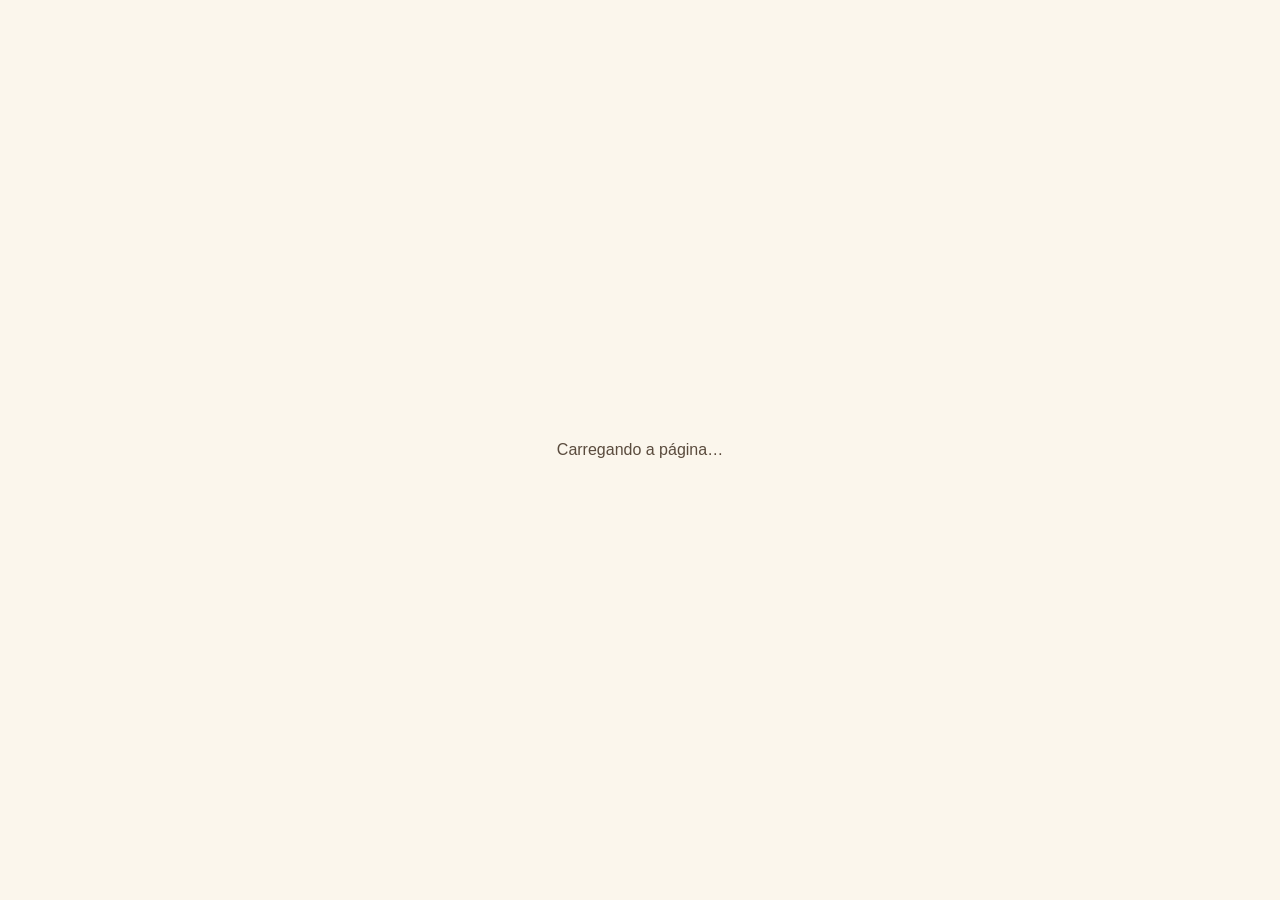
<file: pagina.html>
<!DOCTYPE html>
<html lang="pt-BR">
<head>
<meta charset="UTF-8">
<meta name="viewport" content="width=device-width, initial-scale=1.0">
<title>Carregando…</title>
<style>
  body{background:#FBF6EC; font-family:sans-serif; display:flex; align-items:center; justify-content:center;
       min-height:100vh; color:#5A4B3D; margin:0;}
</style>
</head>
<body>
  <p id="loading-msg">Carregando a página…</p>

  <script src="/gerador-config.js"></script>
  <script src="/gerador.js"></script>
  <script type="module">
    import { createClient } from 'https://esm.sh/@supabase/supabase-js@2';

    function render404() {
      document.open();
      document.write(`<!DOCTYPE html><html lang="pt-BR"><head><meta charset="UTF-8">
        <meta name="viewport" content="width=device-width, initial-scale=1.0">
        <title>Página não encontrada</title></head>
        <body style="font-family:sans-serif; background:#FBF6EC; color:#241A12; text-align:center; padding:4rem 1.5rem;">
        <h1>Essa página não existe (mais).</h1>
        <p><a href="/" style="color:#23425C;">Voltar para o início</a></p>
        </body></html>`);
      document.close();
    }

    function slugFromUrl() {
      const path = location.pathname.replace(/^\/+/, '').replace(/\/+$/, '');
      if (path) return path;
      return new URLSearchParams(location.search).get('slug') || '';
    }

    async function main() {
      const cfg = window.GERADOR_CONFIG;
      if (!cfg || !cfg.SUPABASE_URL || cfg.SUPABASE_URL.includes('SEU-PROJETO')) {
        document.getElementById('loading-msg').textContent =
          'O gerador ainda não foi configurado (preencha gerador-config.js com os dados do Supabase).';
        return;
      }

      const slug = slugFromUrl();
      if (!slug) { render404(); return; }

      const supabase = createClient(cfg.SUPABASE_URL, cfg.SUPABASE_ANON_KEY);
      const { data, error } = await supabase
        .from('paginas_geradas')
        .select('config')
        .eq('slug', slug)
        .single();

      if (error || !data) { render404(); return; }

      const state = data.config;
      if (state.modo === 'metodo') {
        state.dias = window.GERADOR.parseMetodo(state.pasteRaw || '');
      } else {
        state.receita = window.GERADOR.parseReceita(state.pasteRaw || '');
      }
      const html = window.GERADOR.assembleFullPage(state);
      document.open();
      document.write(html);
      document.close();
    }

    main().catch(() => render404());
  </script>
</body>
</html>
</file>
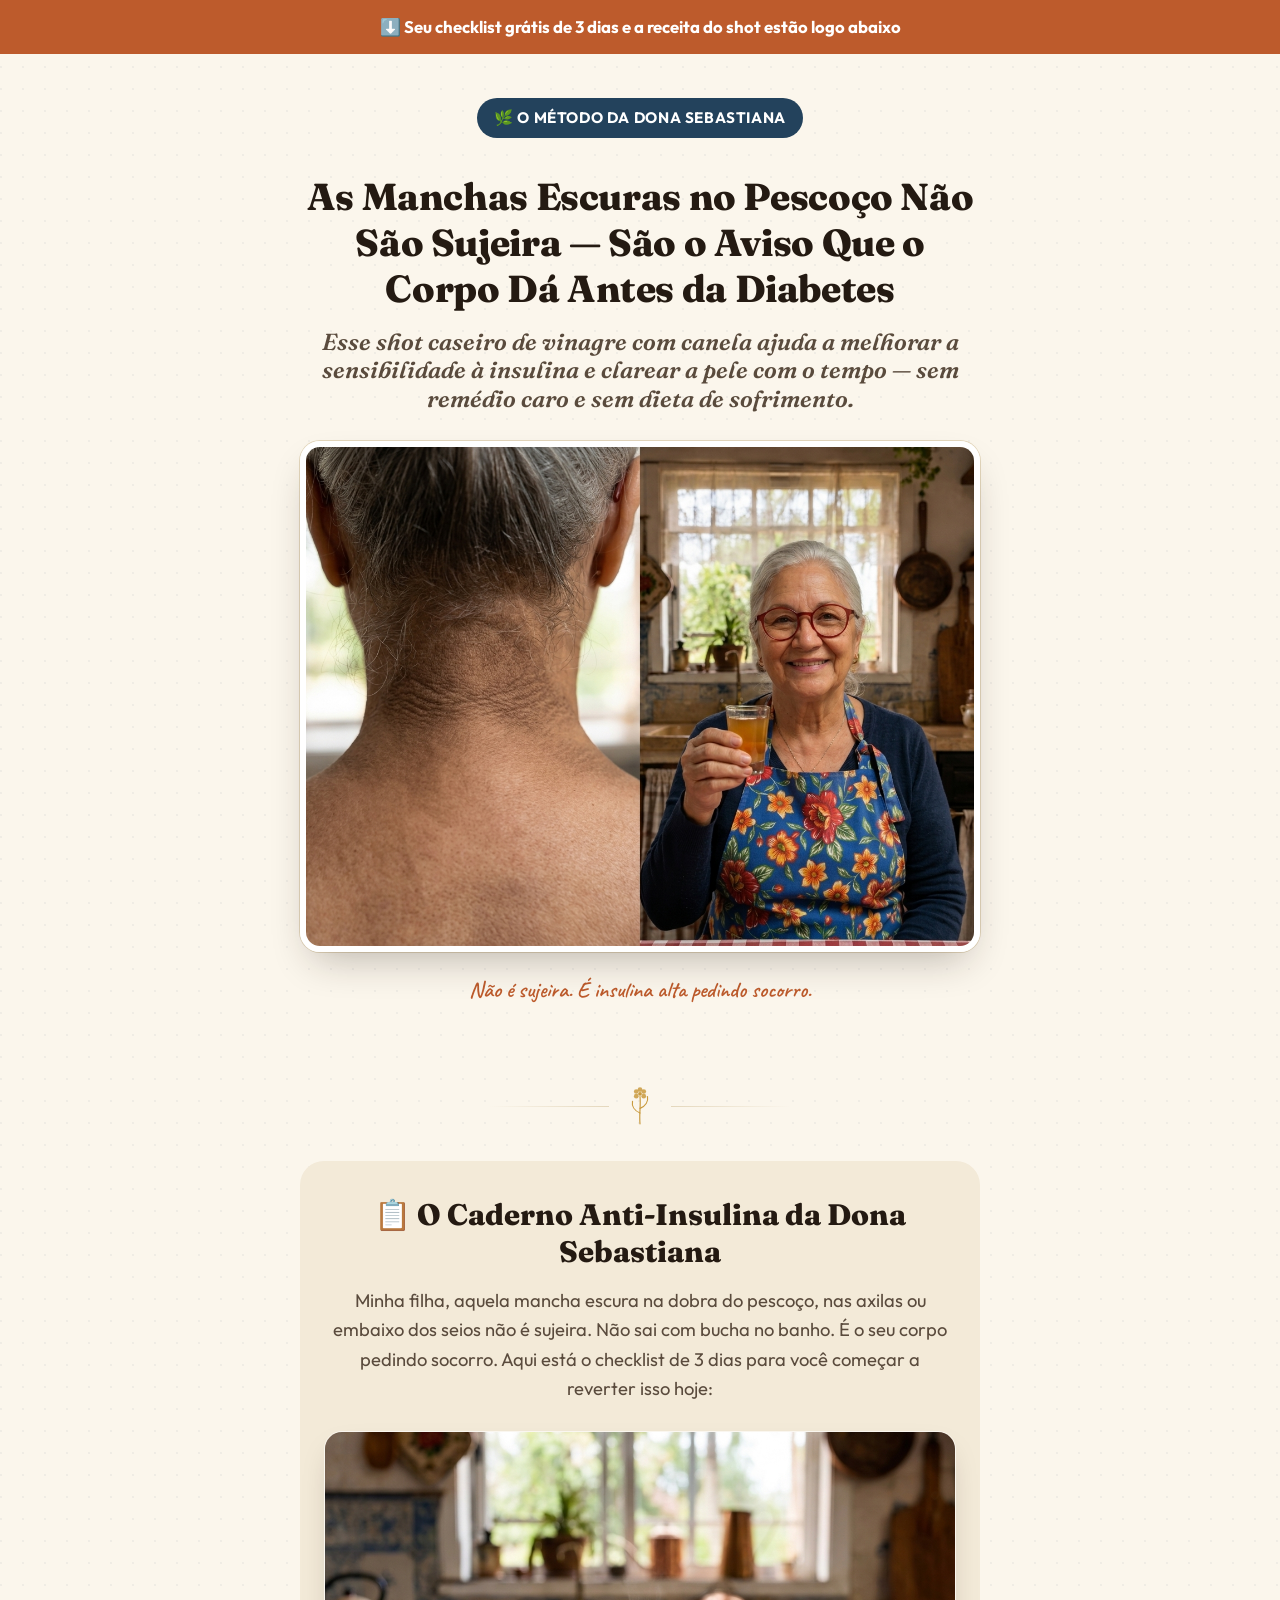
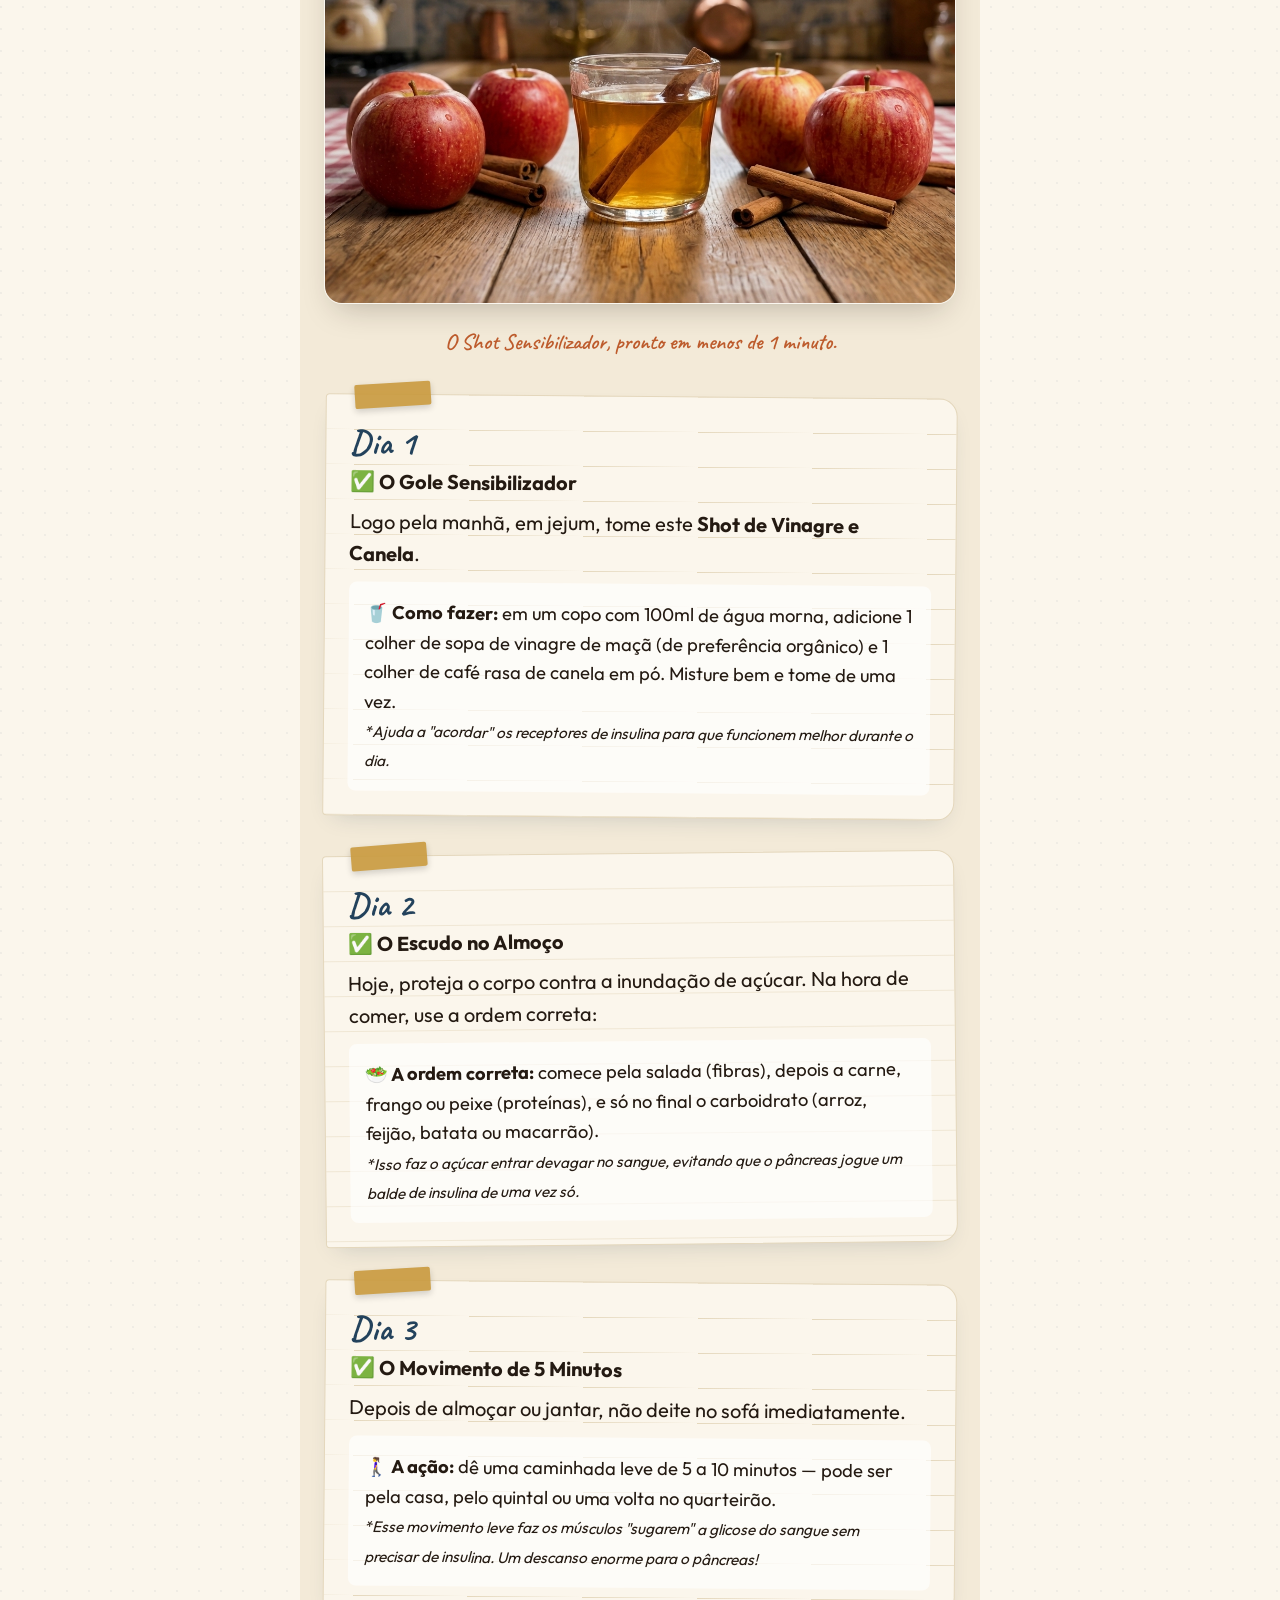
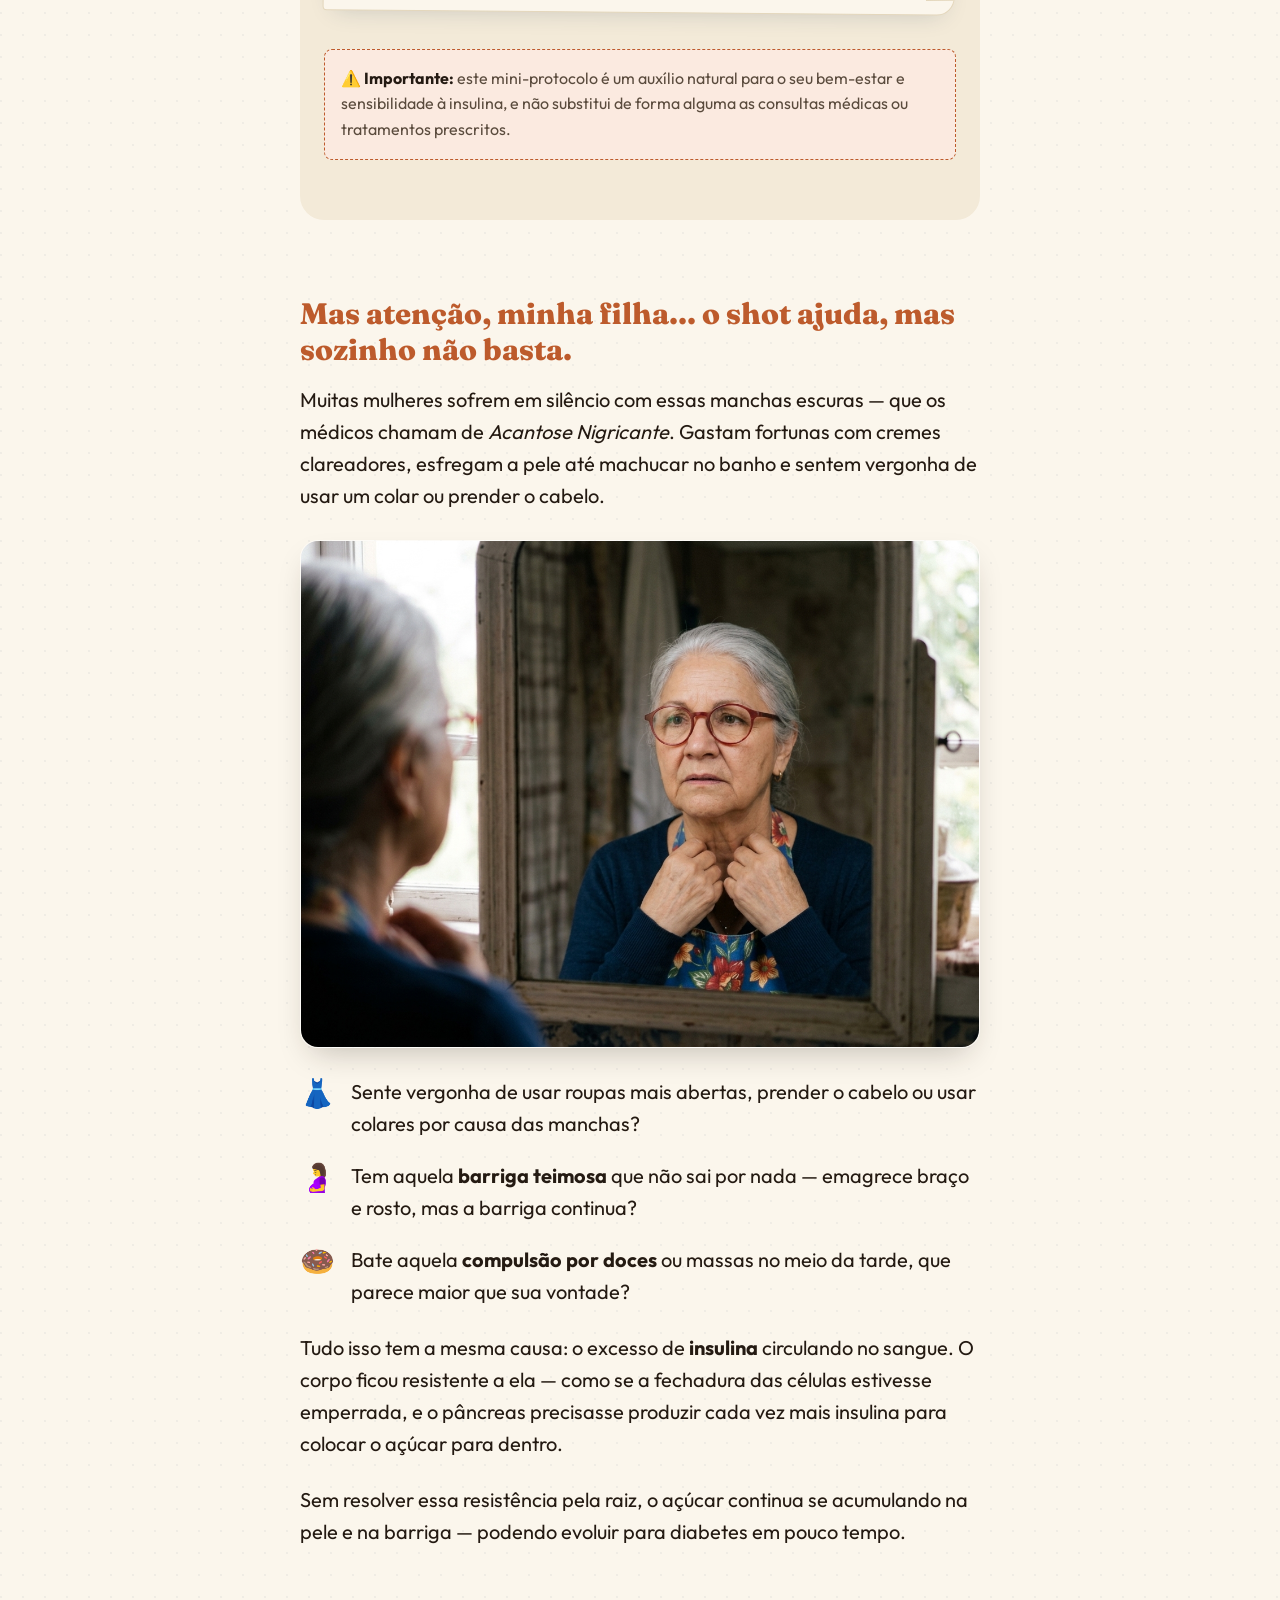
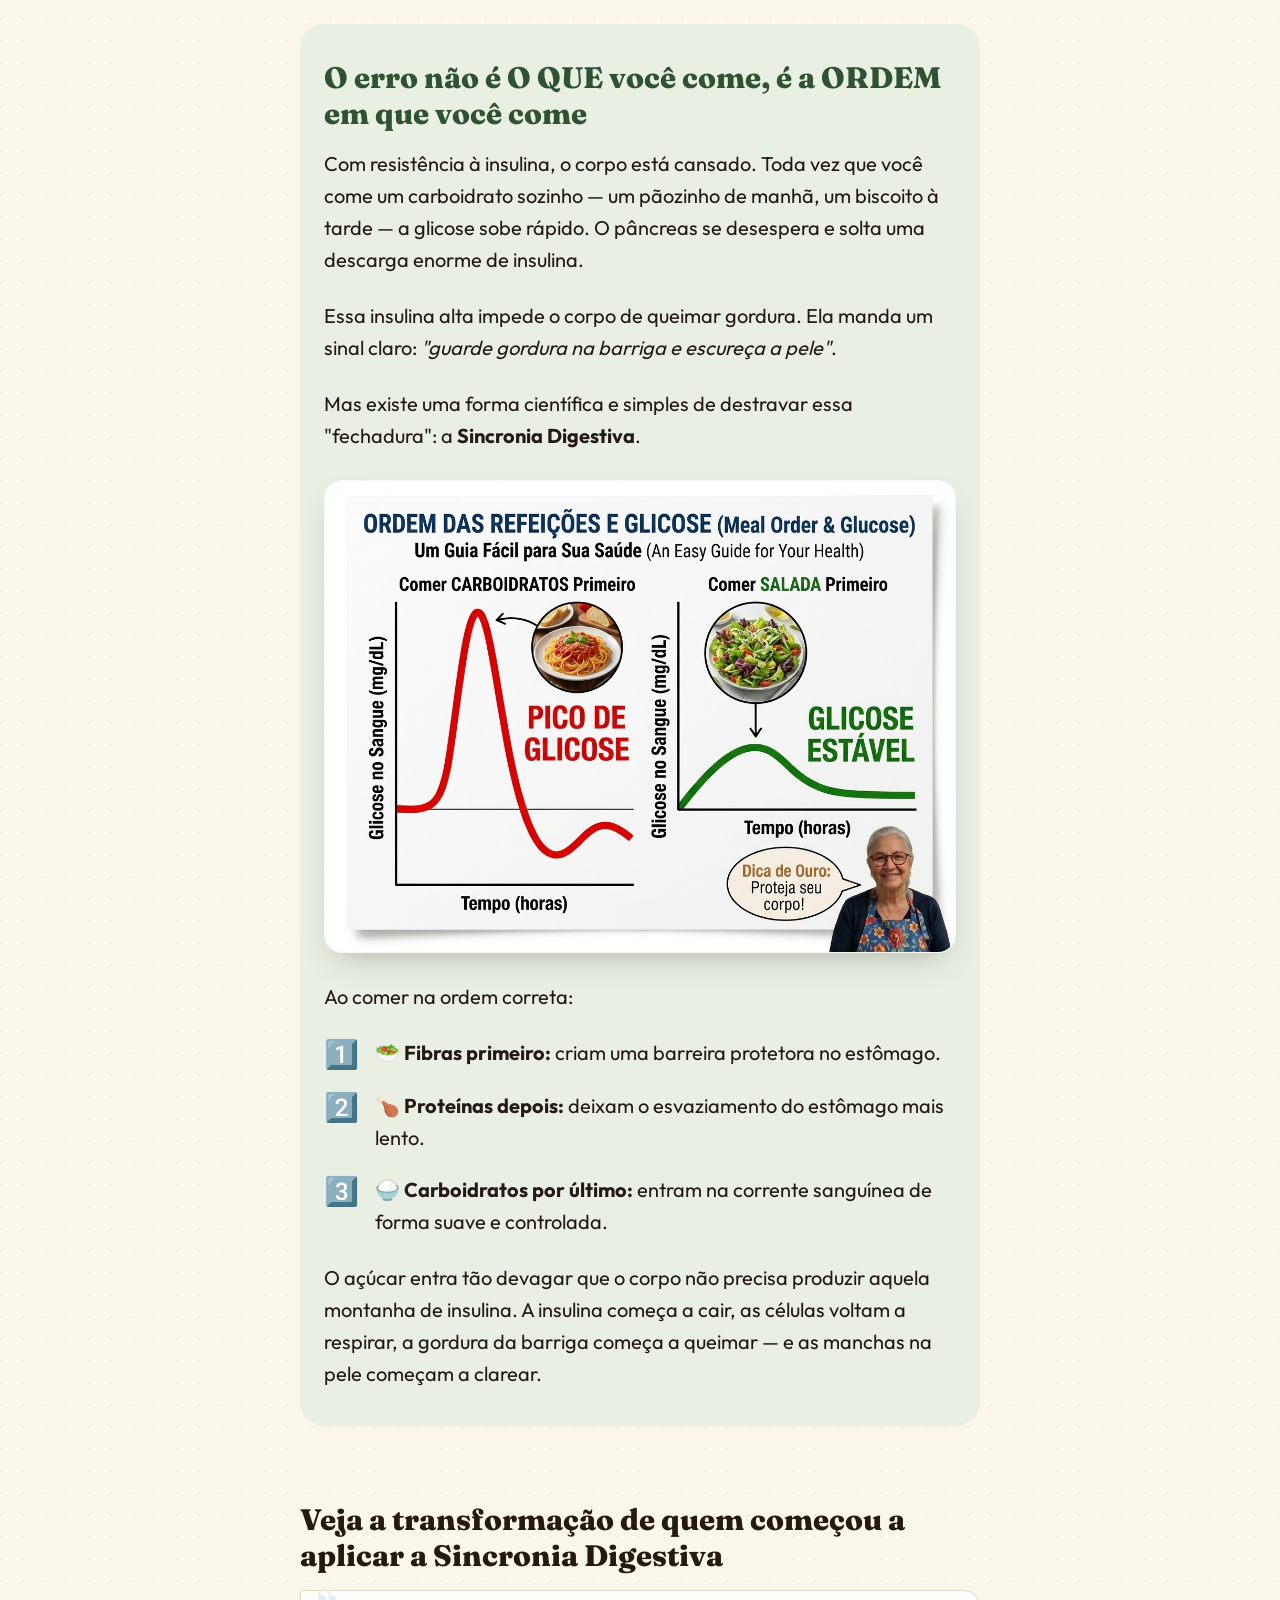
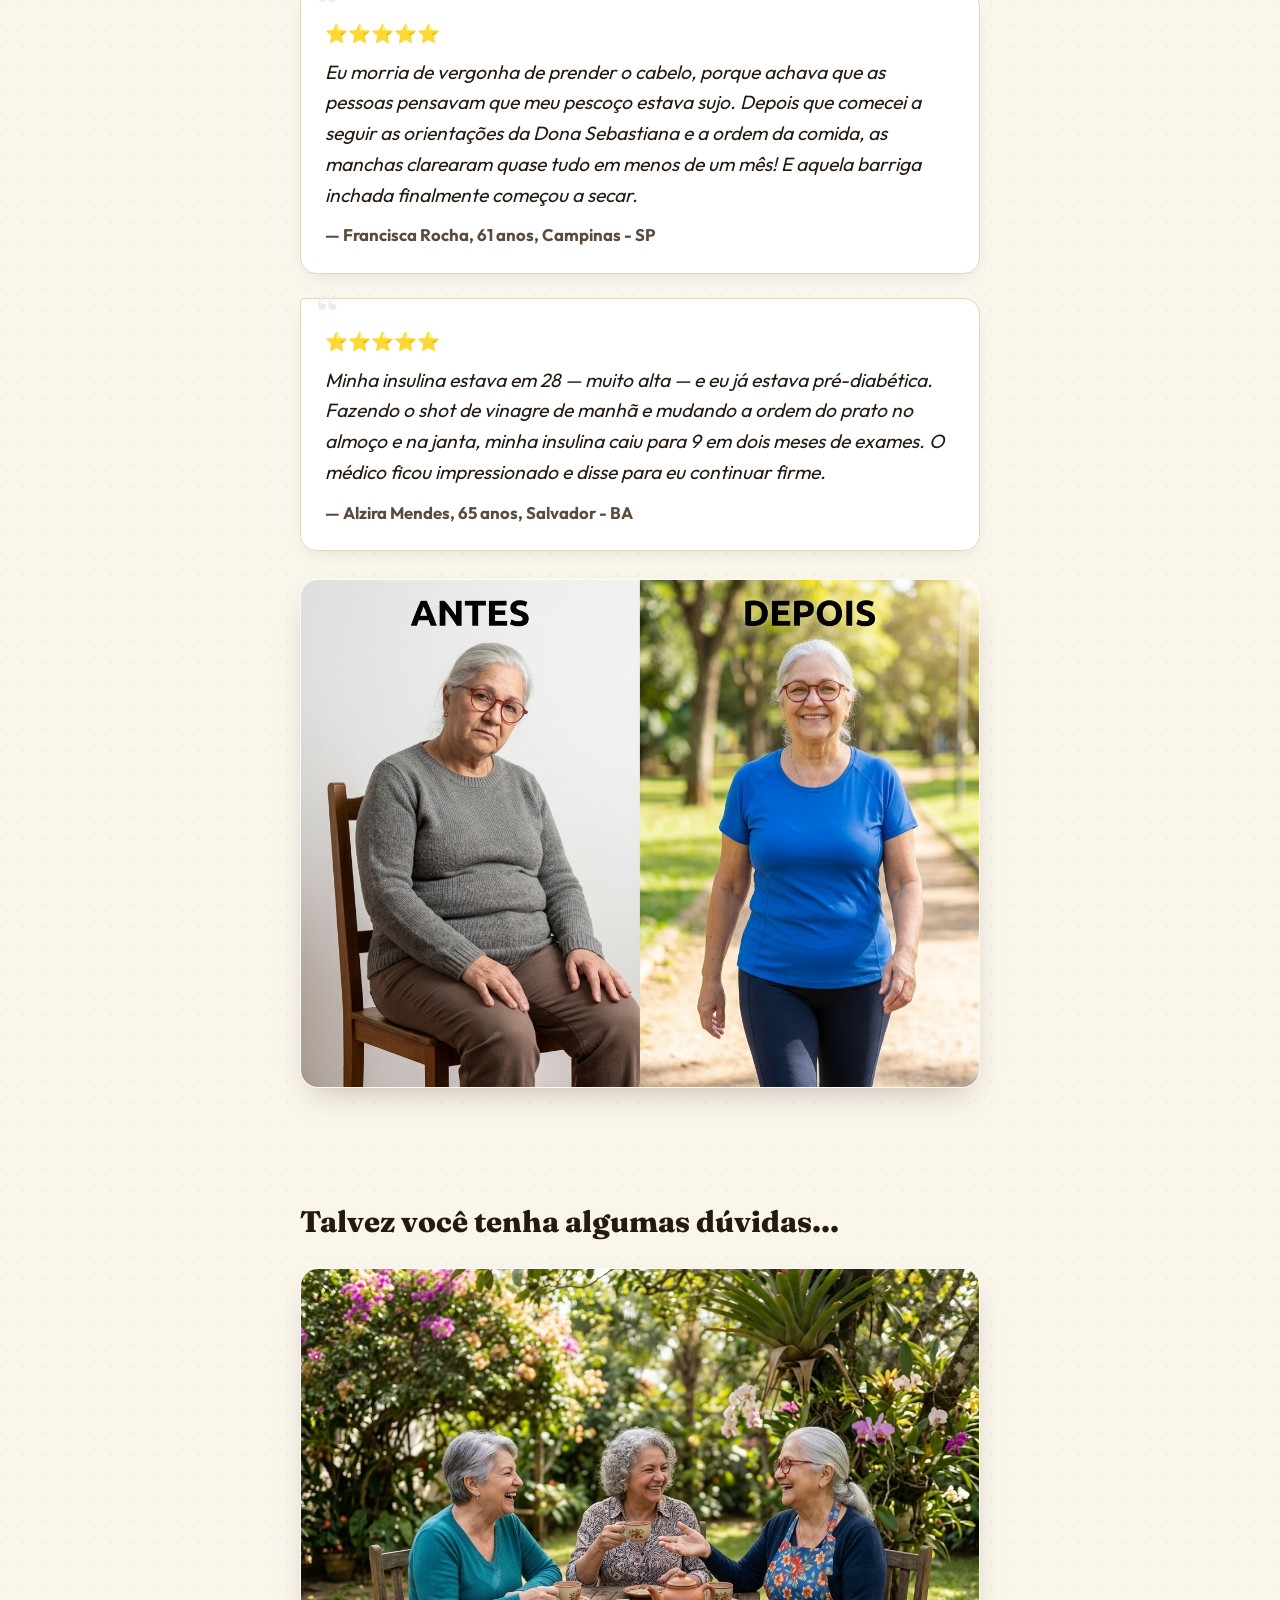
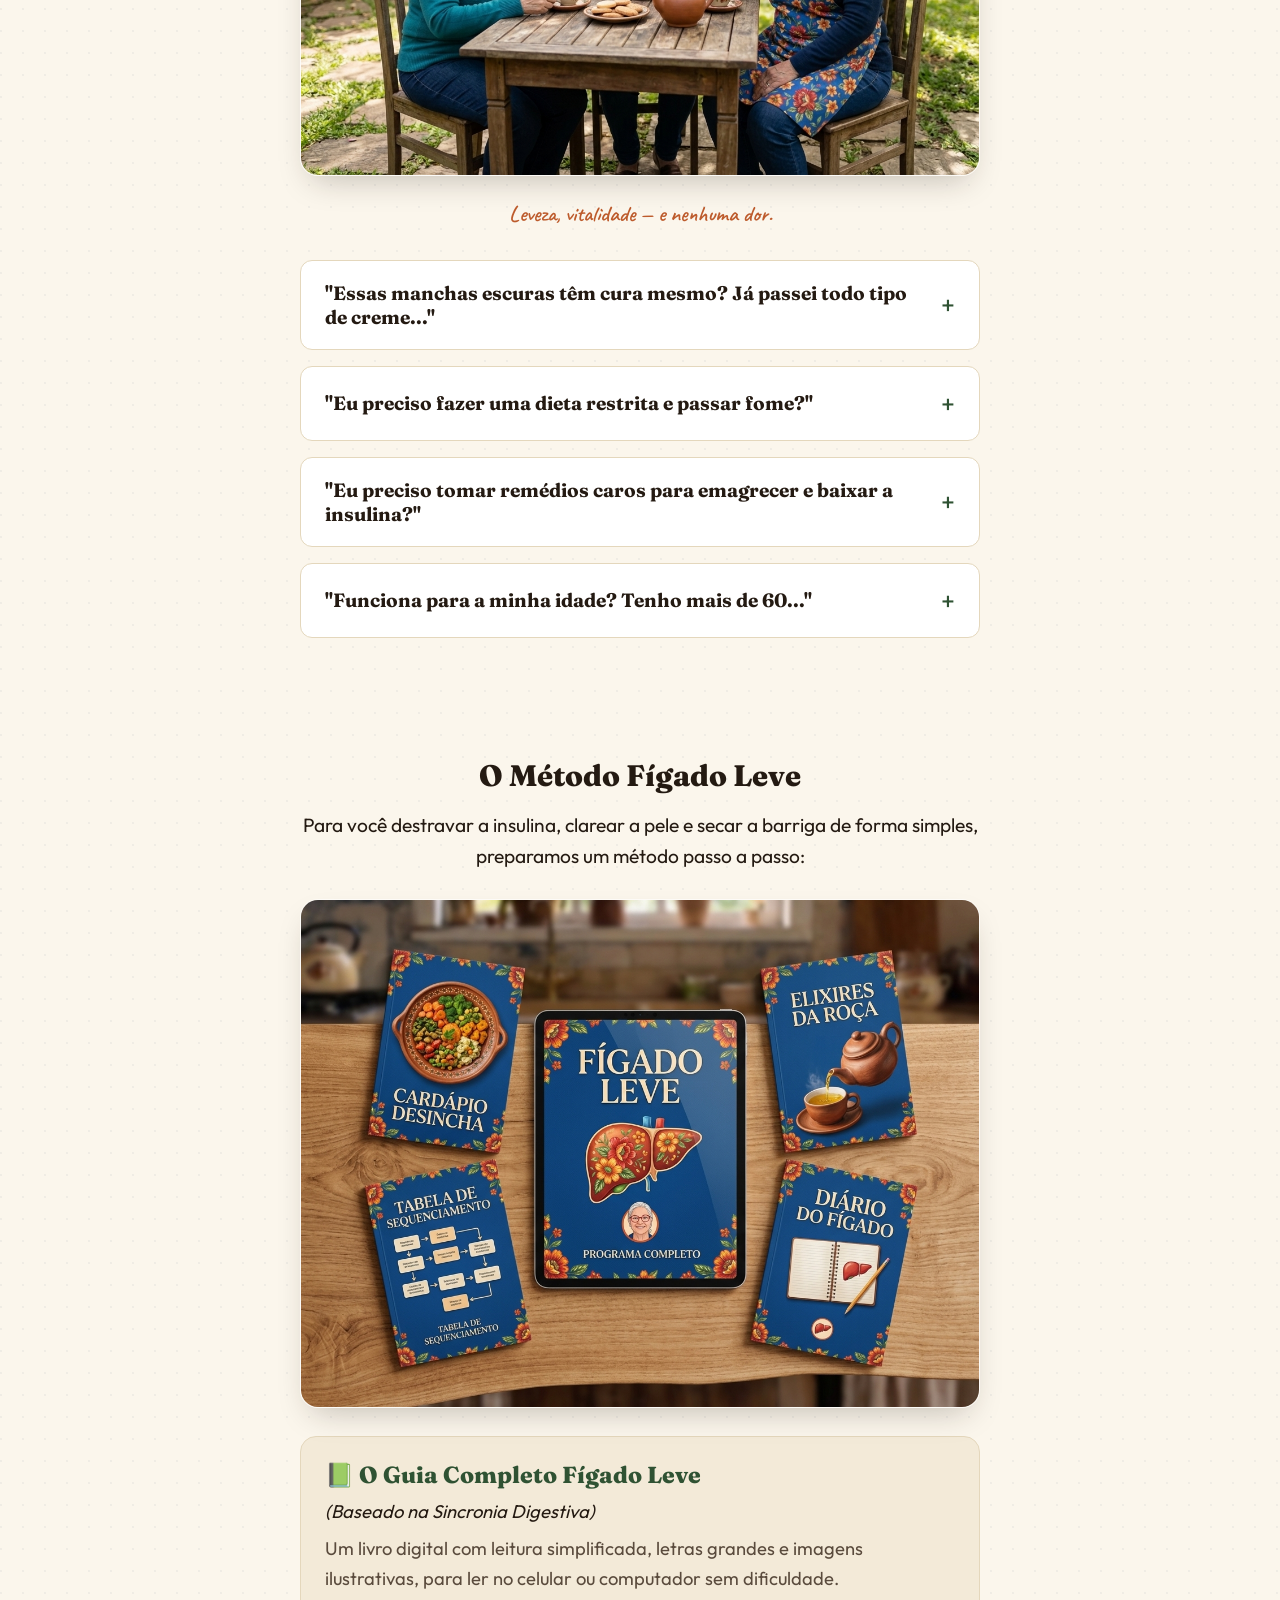
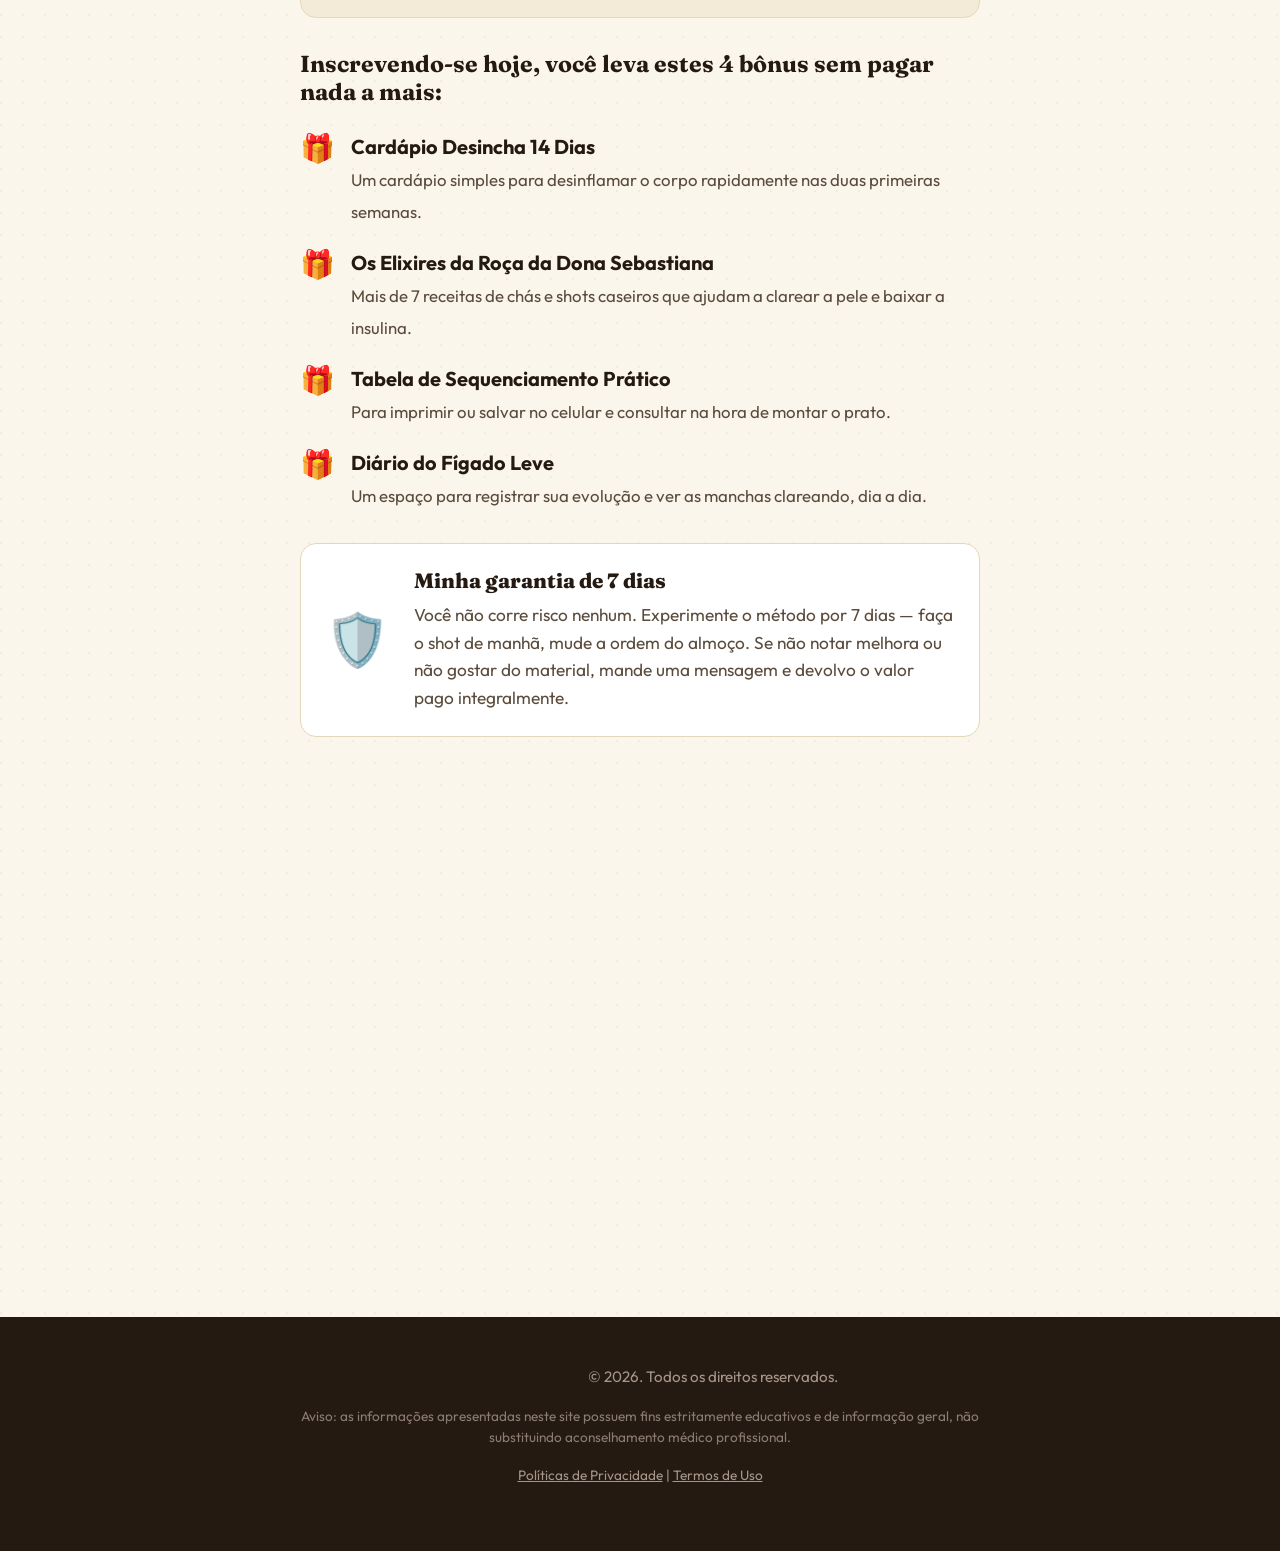
<file: pele.html>
<!DOCTYPE html>
<html lang="pt-BR">
<head>
  <meta charset="UTF-8">
  <meta name="viewport" content="width=device-width, initial-scale=1.0">
  <title>Método Fígado Leve - Como Reverter a Resistência à Insulina e Clarear a Pele de Forma Natural</title>
  <meta name="description" content="Descubra como combater as manchas escuras no pescoço e a gordura abdominal revertendo a resistência à insulina com o segredo da Sincronia Digestiva.">
  <link rel="stylesheet" href="styles.css">
</head>
<body>

  <!-- TOPO / AVISO -->
  <div class="top-bar" id="topo-aviso">
    ⬇️ Seu checklist grátis de 3 dias e a receita do shot estão logo abaixo
  </div>

  <div class="container">

    <!-- BLOCO 1: HERO -->
    <section id="bloco-hero">
      <div class="kicker-row">
        <span class="kicker">🌿 O Método da Dona Sebastiana</span>
      </div>
      <h1>As Manchas Escuras no Pescoço Não São Sujeira — São o Aviso Que o Corpo Dá Antes da Diabetes</h1>
      <h3>Esse shot caseiro de vinagre com canela ajuda a melhorar a sensibilidade à insulina e clarear a pele com o tempo — sem remédio caro e sem dieta de sofrimento.</h3>

      <div class="photo-frame photo-hero reveal">
        <img src="images/_insulina_hero_pescoco_.jpg" alt="À esquerda, close respeitoso da nuca com acantose nigricante (mancha aveludada escura). À direita, Dona Sebastiana sorridente segurando um shot caseiro de vinagre com canela." loading="eager">
      </div>
      <p class="photo-caption">Não é sujeira. É insulina alta pedindo socorro.</p>
    </section>

    <div class="floral-divider">
      <svg viewBox="0 0 64 80" fill="none" xmlns="http://www.w3.org/2000/svg" aria-hidden="true">
        <path d="M32 78C30 55 34 40 32 20" stroke="currentColor" stroke-width="2.5" stroke-linecap="round"/>
        <path d="M32 55C20 50 14 40 16 30" stroke="currentColor" stroke-width="2.5" stroke-linecap="round"/>
        <path d="M32 45C44 40 50 30 48 20" stroke="currentColor" stroke-width="2.5" stroke-linecap="round"/>
        <g transform="translate(32 14)">
          <circle r="4" fill="currentColor"/>
          <circle cx="0" cy="-9" r="5" fill="currentColor" opacity="0.85"/>
          <circle cx="8" cy="-5" r="5" fill="currentColor" opacity="0.85"/>
          <circle cx="8" cy="5" r="5" fill="currentColor" opacity="0.85"/>
          <circle cx="-8" cy="5" r="5" fill="currentColor" opacity="0.85"/>
          <circle cx="-8" cy="-5" r="5" fill="currentColor" opacity="0.85"/>
        </g>
      </svg>
    </div>

    <!-- BLOCO 2: ENTREGA IMEDIATA (O Caderno de 3 Dias) -->
    <section id="bloco-checklist" class="bg-cream-dark reveal" style="border-radius: 24px; padding: 2.25rem 1.5rem; margin: 0 0 2rem;">
      <h2 class="text-center" style="margin-top: 0;">📋 O Caderno Anti-Insulina da Dona Sebastiana</h2>
      <p class="text-center notebook-intro">
        Minha filha, aquela mancha escura na dobra do pescoço, nas axilas ou embaixo dos seios não é sujeira. Não sai com bucha no banho. É o seu corpo pedindo socorro. Aqui está o checklist de 3 dias para você começar a reverter isso hoje:
      </p>

      <div class="photo-frame">
        <img src="images/_insulina_isca_shot_.jpg" alt="Copo de shot de vinagre de maçã com canela, cercado de maçãs vermelhas frescas e paus de canela, sobre mesa de madeira." loading="lazy">
      </div>
      <p class="photo-caption">O Shot Sensibilizador, pronto em menos de 1 minuto.</p>

      <div class="protocol-box">
        <span class="protocol-day">Dia 1</span>
        <strong>✅ O Gole Sensibilizador</strong>
        <p style="margin: 0.5rem 0;">Logo pela manhã, em jejum, tome este <strong>Shot de Vinagre e Canela</strong>.</p>
        <div class="recipe-subbox">
          <strong>🥤 Como fazer:</strong> em um copo com 100ml de água morna, adicione 1 colher de sopa de vinagre de maçã (de preferência orgânico) e 1 colher de café rasa de canela em pó. Misture bem e tome de uma vez.
          <br><small><em>*Ajuda a "acordar" os receptores de insulina para que funcionem melhor durante o dia.</em></small>
        </div>
      </div>

      <div class="protocol-box">
        <span class="protocol-day">Dia 2</span>
        <strong>✅ O Escudo no Almoço</strong>
        <p style="margin: 0.5rem 0;">Hoje, proteja o corpo contra a inundação de açúcar. Na hora de comer, use a ordem correta:</p>
        <div class="recipe-subbox">
          <strong>🥗 A ordem correta:</strong> comece pela salada (fibras), depois a carne, frango ou peixe (proteínas), e só no final o carboidrato (arroz, feijão, batata ou macarrão).
          <br><small><em>*Isso faz o açúcar entrar devagar no sangue, evitando que o pâncreas jogue um balde de insulina de uma vez só.</em></small>
        </div>
      </div>

      <div class="protocol-box">
        <span class="protocol-day">Dia 3</span>
        <strong>✅ O Movimento de 5 Minutos</strong>
        <p style="margin: 0.5rem 0;">Depois de almoçar ou jantar, não deite no sofá imediatamente.</p>
        <div class="recipe-subbox">
          <strong>🚶‍♀️ A ação:</strong> dê uma caminhada leve de 5 a 10 minutos — pode ser pela casa, pelo quintal ou uma volta no quarteirão.
          <br><small><em>*Esse movimento leve faz os músculos "sugarem" a glicose do sangue sem precisar de insulina. Um descanso enorme para o pâncreas!</em></small>
        </div>
      </div>

      <div class="disclaimer-box">
        ⚠️ <strong>Importante:</strong> este mini-protocolo é um auxílio natural para o seu bem-estar e sensibilidade à insulina, e não substitui de forma alguma as consultas médicas ou tratamentos prescritos.
      </div>
    </section>

    <!-- BLOCO 3: TRANSIÇÃO -->
    <section id="bloco-transicao" class="reveal">
      <h2 class="text-terracota">Mas atenção, minha filha... o shot ajuda, mas sozinho não basta.</h2>
      <p>Muitas mulheres sofrem em silêncio com essas manchas escuras — que os médicos chamam de <em>Acantose Nigricante</em>. Gastam fortunas com cremes clareadores, esfregam a pele até machucar no banho e sentem vergonha de usar um colar ou prender o cabelo.</p>

      <div class="photo-frame">
        <img src="images/_transicao_vergonha_pele_.jpg" alt="Senhora de 60 anos se olhando de perfil no espelho, tocando o pescoço com um olhar preocupado, tentando ajustar a gola da blusa." loading="lazy">
      </div>

      <div class="bullet-item">
        <div class="bullet-icon">👗</div>
        <div class="bullet-content">Sente vergonha de usar roupas mais abertas, prender o cabelo ou usar colares por causa das manchas?</div>
      </div>
      <div class="bullet-item">
        <div class="bullet-icon">🤰</div>
        <div class="bullet-content">Tem aquela <strong>barriga teimosa</strong> que não sai por nada — emagrece braço e rosto, mas a barriga continua?</div>
      </div>
      <div class="bullet-item">
        <div class="bullet-icon">🍩</div>
        <div class="bullet-content">Bate aquela <strong>compulsão por doces</strong> ou massas no meio da tarde, que parece maior que sua vontade?</div>
      </div>

      <p style="margin-top: 1.5rem;">Tudo isso tem a mesma causa: o excesso de <strong>insulina</strong> circulando no sangue. O corpo ficou resistente a ela — como se a fechadura das células estivesse emperrada, e o pâncreas precisasse produzir cada vez mais insulina para colocar o açúcar para dentro.</p>
      <p>Sem resolver essa resistência pela raiz, o açúcar continua se acumulando na pele e na barriga — podendo evoluir para diabetes em pouco tempo.</p>
    </section>

    <!-- BLOCO 4: MECANISMO (A Sincronia Digestiva) -->
    <section id="bloco-mecanismo" class="bg-light-green reveal" style="border-radius: 24px; padding: 2.25rem 1.5rem; margin: 0.5rem 0 2rem;">
      <h2 class="text-green" style="margin-top: 0;">O erro não é O QUE você come, é a ORDEM em que você come</h2>

      <p>Com resistência à insulina, o corpo está cansado. Toda vez que você come um carboidrato sozinho — um pãozinho de manhã, um biscoito à tarde — a glicose sobe rápido. O pâncreas se desespera e solta uma descarga enorme de insulina.</p>

      <p>Essa insulina alta impede o corpo de queimar gordura. Ela manda um sinal claro: <em>"guarde gordura na barriga e escureça a pele"</em>.</p>

      <p>Mas existe uma forma científica e simples de destravar essa "fechadura": a <strong>Sincronia Digestiva</strong>.</p>

      <div class="photo-frame">
        <img src="images/_mecanismo_grafico_glicose_.jpg" alt="Gráfico comparando duas curvas de glicose: uma vermelha, com pico alto ao comer carboidrato primeiro, e outra verde, estável, ao comer salada primeiro." loading="lazy">
      </div>

      <p>Ao comer na ordem correta:</p>

      <div class="bullet-item">
        <div class="bullet-icon">1️⃣</div>
        <div class="bullet-content"><strong>🥗 Fibras primeiro:</strong> criam uma barreira protetora no estômago.</div>
      </div>
      <div class="bullet-item">
        <div class="bullet-icon">2️⃣</div>
        <div class="bullet-content"><strong>🍗 Proteínas depois:</strong> deixam o esvaziamento do estômago mais lento.</div>
      </div>
      <div class="bullet-item">
        <div class="bullet-icon">3️⃣</div>
        <div class="bullet-content"><strong>🍚 Carboidratos por último:</strong> entram na corrente sanguínea de forma suave e controlada.</div>
      </div>

      <p style="margin-top: 1.5rem; margin-bottom: 0;">O açúcar entra tão devagar que o corpo não precisa produzir aquela montanha de insulina. A insulina começa a cair, as células voltam a respirar, a gordura da barriga começa a queimar — e as manchas na pele começam a clarear.</p>
    </section>

    <!-- BLOCO 5: PROVAS E DEPOIMENTOS -->
    <section id="bloco-provas" class="reveal">
      <h2>Veja a transformação de quem começou a aplicar a Sincronia Digestiva</h2>

      <div class="testimonial-card">
        <div class="testimonial-stars">⭐⭐⭐⭐⭐</div>
        <p class="testimonial-quote">Eu morria de vergonha de prender o cabelo, porque achava que as pessoas pensavam que meu pescoço estava sujo. Depois que comecei a seguir as orientações da Dona Sebastiana e a ordem da comida, as manchas clarearam quase tudo em menos de um mês! E aquela barriga inchada finalmente começou a secar.</p>
        <div class="testimonial-author">— Francisca Rocha, 61 anos, Campinas - SP</div>
      </div>

      <div class="testimonial-card">
        <div class="testimonial-stars">⭐⭐⭐⭐⭐</div>
        <p class="testimonial-quote">Minha insulina estava em 28 — muito alta — e eu já estava pré-diabética. Fazendo o shot de vinagre de manhã e mudando a ordem do prato no almoço e na janta, minha insulina caiu para 9 em dois meses de exames. O médico ficou impressionado e disse para eu continuar firme.</p>
        <div class="testimonial-author">— Alzira Mendes, 65 anos, Salvador - BA</div>
      </div>

      <div class="photo-frame">
        <img src="images/_depoimento_antes_depois_mulher_.jpg" alt="Antes: senhora cansada e com a barriga inchada, sentada em uma cadeira. Depois: a mesma senhora sorridente, leve, caminhando ao ar livre." loading="lazy">
      </div>
    </section>

    <!-- BLOCO 6: QUEBRA DE OBJEÇÕES -->
    <section id="bloco-faq" class="reveal">
      <h2>Talvez você tenha algumas dúvidas...</h2>

      <div class="photo-frame">
        <img src="images/_depoimento_sebastiana_amigas_.jpg" alt="Três senhoras sorridentes, sentadas no jardim, conversando enquanto tomam chá natural." loading="lazy">
      </div>
      <p class="photo-caption">Leveza, vitalidade — e nenhuma dor.</p>

      <div class="faq-container">

        <div class="faq-item">
          <button class="faq-question">"Essas manchas escuras têm cura mesmo? Já passei todo tipo de creme..."</button>
          <div class="faq-answer">
            <p>Sim, minha filha! As manchas são apenas o reflexo do que acontece por dentro. Passar creme na pele é como pintar uma parede com infiltração. Você precisa tratar a causa: baixar a insulina de forma natural, através da alimentação.</p>
          </div>
        </div>

        <div class="faq-item">
          <button class="faq-question">"Eu preciso fazer uma dieta restrita e passar fome?"</button>
          <div class="faq-answer">
            <p>De jeito nenhum! Se você tentar cortar tudo, a compulsão por doces vai dobrar, porque a insulina alta causa fome. O segredo é comer o que você gosta, na ordem certa, para manter o corpo saciado e a insulina baixa.</p>
          </div>
        </div>

        <div class="faq-item">
          <button class="faq-question">"Eu preciso tomar remédios caros para emagrecer e baixar a insulina?"</button>
          <div class="faq-answer">
            <p>Sempre siga as orientações do seu médico — mas o nosso método é 100% natural e focado em comida de verdade. Ele ajuda o corpo a se curar sozinho, sem os efeitos colaterais dos remédios injetáveis ou de tarja preta.</p>
          </div>
        </div>

        <div class="faq-item">
          <button class="faq-question">"Funciona para a minha idade? Tenho mais de 60..."</button>
          <div class="faq-answer">
            <p>Com certeza! Foi desenhado exatamente para o metabolismo depois dos 50 e 60 anos, respeitando o ritmo natural e mais lento do corpo.</p>
          </div>
        </div>

      </div>
    </section>

    <!-- BLOCO 7: OFERTA COMPLETA -->
    <section id="bloco-oferta" class="reveal">
      <h2 class="text-center">O Método Fígado Leve</h2>
      <p class="text-center" style="font-size: 1.2rem;">Para você destravar a insulina, clarear a pele e secar a barriga de forma simples, preparamos um método passo a passo:</p>

      <div class="photo-frame">
        <img src="images/_mockup_kit_completo_.jpg" alt="Mockup do Guia Fígado Leve em um tablet, cercado pelos quatro bônus: Cardápio Desincha, Elixires da Roça, Tabela de Sequenciamento e Diário do Fígado Leve." loading="lazy">
      </div>

      <div style="background-color: var(--cream-deep); padding: 1.5rem; border-radius: 16px; margin: 1.5rem 0; border: 1px solid var(--color-border);">
        <h3 style="text-align: left; color: var(--oliva); margin-bottom: 0.5rem; font-style: normal; font-weight: 800;">📗 O Guia Completo Fígado Leve</h3>
        <p style="font-size: 1.15rem; margin-bottom: 0.5rem;"><em>(Baseado na Sincronia Digestiva)</em></p>
        <p style="font-size: 1.15rem; margin-bottom: 0; color: var(--text-muted);">Um livro digital com leitura simplificada, letras grandes e imagens ilustrativas, para ler no celular ou computador sem dificuldade.</p>
      </div>

      <h3 style="text-align: left; margin-top: 2rem; color: var(--ink); font-style: normal; font-weight: 700;">Inscrevendo-se hoje, você leva estes 4 bônus sem pagar nada a mais:</h3>

      <div class="bullet-item">
        <div class="bullet-icon">🎁</div>
        <div class="bullet-content">
          <strong>Cardápio Desincha 14 Dias</strong>
          <br><span style="font-size: 1.05rem; color: var(--text-muted);">Um cardápio simples para desinflamar o corpo rapidamente nas duas primeiras semanas.</span>
        </div>
      </div>

      <div class="bullet-item">
        <div class="bullet-icon">🎁</div>
        <div class="bullet-content">
          <strong>Os Elixires da Roça da Dona Sebastiana</strong>
          <br><span style="font-size: 1.05rem; color: var(--text-muted);">Mais de 7 receitas de chás e shots caseiros que ajudam a clarear a pele e baixar a insulina.</span>
        </div>
      </div>

      <div class="bullet-item">
        <div class="bullet-icon">🎁</div>
        <div class="bullet-content">
          <strong>Tabela de Sequenciamento Prático</strong>
          <br><span style="font-size: 1.05rem; color: var(--text-muted);">Para imprimir ou salvar no celular e consultar na hora de montar o prato.</span>
        </div>
      </div>

      <div class="bullet-item">
        <div class="bullet-icon">🎁</div>
        <div class="bullet-content">
          <strong>Diário do Fígado Leve</strong>
          <br><span style="font-size: 1.05rem; color: var(--text-muted);">Um espaço para registrar sua evolução e ver as manchas clareando, dia a dia.</span>
        </div>
      </div>

      <div class="guarantee-box">
        <div class="guarantee-badge">🛡️</div>
        <div class="guarantee-text">
          <h4>Minha garantia de 7 dias</h4>
          <p>Você não corre risco nenhum. Experimente o método por 7 dias — faça o shot de manhã, mude a ordem do almoço. Se não notar melhora ou não gostar do material, mande uma mensagem e devolvo o valor pago integralmente.</p>
        </div>
      </div>
    </section>

    <!-- BLOCO 8: CHECKOUT + CTA -->
    <section id="bloco-checkout" class="reveal">



      <div class="price-box">
        <div class="price-original">De R$ 197,00 por apenas:</div>
        <div class="price-installments" id="price-installments-value">R$ 27,00</div>
        <div class="price-cash">Pagamento único no PIX ou Cartão</div>
      </div>

      <div class="cta-container">
        <a href="https://ggcheckout.app/checkout/v4/C8QVen7EZMcdDITyPhR7" class="cta-button" id="cta-principal-btn" data-cta-type="insulina">
          <span class="cta-main-text">Quero acabar com a insulina alta</span>
        </a>
        <div class="cta-subtitle">
          <span>📱 Acesso imediato no celular</span> • <span>🛡️ Pagamento seguro e garantido</span>
        </div>
      </div>

      <div class="security-logos">
        <div class="security-item">
          <span class="security-icon">🔒</span>
          <span>Dados 100% criptografados</span>
        </div>
        <div class="security-item">
          <span class="security-icon">🛡️</span>
          <span>Compra segura e garantida</span>
        </div>
        <div class="security-item">
          <span class="security-icon">⚡</span>
          <span>Acesso imediato</span>
        </div>
      </div>
    </section>

  </div>

  <!-- RODAPÉ -->
  <footer>
    <div class="container">
      <p><strong>Método Fígado Leve</strong> © 2026. Todos os direitos reservados.</p>
      <p style="font-size: 0.85rem; color: #8c7b70;">Aviso: as informações apresentadas neste site possuem fins estritamente educativos e de informação geral, não substituindo aconselhamento médico profissional.</p>
      <p style="font-size: 0.85rem; margin-top: 1rem;">
        <a href="#">Políticas de Privacidade</a> | <a href="#">Termos de Uso</a>
      </p>
    </div>
  </footer>

  <script src="script.js"></script>
</body>
</html>
</file>
<file: styles.css>
/* ==========================================================================
   DESIGN SYSTEM - PÁGINAS DE VENDAS 60+ (MÉTODO FÍGADO LEVE)
   Inspirado na cozinha da roça: azulejo português, chita floral, barro e
   cobre. Base clara (cream), acentos com significado (azul = confiança/
   cozinha, terracota = urgência/barro, oliva = "siga em frente"/salada).
   ========================================================================== */

@import url('https://fonts.googleapis.com/css2?family=Fraunces:ital,opsz,wght@0,9..144,300..900;1,9..144,300..900&family=Outfit:wght@100..900&family=Caveat:wght@500..700&display=swap');

:root {
  /* Superfícies */
  --cream: #FBF6EC;          /* papel/reboco claro — base da página */
  --cream-deep: #F3EAD8;     /* creme mais denso para cartões e faixas */
  --paper-line: #E4D7BC;     /* linha sutil de caderno / borda quente */
  --white: #FFFFFF;

  /* Estrutura e confiança (azulejo de cozinha) */
  --azulejo: #23425C;
  --azulejo-hover: #1A3247;
  --azulejo-soft: #E7EEF1;   /* tinta de azulejo bem clara, para seções */

  /* Urgência e calor (barro, chita) */
  --terracota: #BD5B2C;
  --terracota-soft: #FBEAE0;

  /* Ação e "siga em frente" (salada, folha) */
  --oliva: #2F5233;
  --oliva-hover: #24401F;
  --oliva-soft: #E9F0E3;

  /* Detalhe (flor da chita) */
  --ouro: #C99A3E;

  /* Texto */
  --ink: #241A12;
  --ink-muted: #5A4B3D;
  --ink-soft: #8A7A68;

  /* Tipografia */
  --font-title: 'Fraunces', Georgia, serif;
  --font-body: 'Outfit', -apple-system, BlinkMacSystemFont, "Segoe UI", Roboto, sans-serif;
  --font-hand: 'Caveat', cursive;

  /* mantidas por compatibilidade com HTML existente */
  --bg-primary: var(--cream);
  --bg-secondary: var(--cream-deep);
  --bg-accent-green: var(--oliva-soft);
  --bg-accent-terracota: var(--terracota-soft);
  --text-primary: var(--ink);
  --text-muted: var(--ink-muted);
  --text-white: var(--white);
  --color-green: var(--oliva);
  --color-green-hover: var(--oliva-hover);
  --color-terracota: var(--terracota);
  --color-border: var(--paper-line);
}

/* Reset básico e configurações de acessibilidade */
* {
  box-sizing: border-box;
  margin: 0;
  padding: 0;
}

html {
  scroll-behavior: smooth;
  font-size: 16px;
}

body {
  background-color: var(--cream);
  background-image:
    radial-gradient(circle at 1px 1px, rgba(35, 66, 92, 0.05) 1px, transparent 1px);
  background-size: 22px 22px;
  color: var(--ink);
  font-family: var(--font-body);
  font-size: 1.25rem;
  line-height: 1.6;
  -webkit-font-smoothing: antialiased;
  -moz-osx-font-smoothing: grayscale;
}

::selection {
  background-color: var(--ouro);
  color: var(--ink);
}

a:focus-visible,
button:focus-visible,
input:focus-visible {
  outline: 3px solid var(--azulejo);
  outline-offset: 3px;
}

.container {
  width: 100%;
  max-width: 720px;
  margin: 0 auto;
  padding: 0 1.25rem;
}

/* ==========================================================================
   TIPOGRAFIA & TÍTULOS
   ========================================================================== */
h1, h2, h3, h4, h5, h6 {
  font-family: var(--font-title);
  color: var(--ink);
  font-weight: 800;
  line-height: 1.22;
  margin-bottom: 1rem;
}

h1 {
  font-size: 2.35rem;
  text-align: center;
  margin-top: 1.25rem;
  letter-spacing: -0.01em;
}

h2 {
  font-size: 1.85rem;
  margin-top: 0;
  padding-bottom: 0;
}

h3 {
  font-size: 1.45rem;
  font-style: italic;
  font-weight: 600;
  color: var(--ink-muted);
  text-align: center;
  margin-bottom: 1.5rem;
}

p {
  margin-bottom: 1.5rem;
}

strong {
  font-weight: 700;
  color: var(--ink);
}

.text-center { text-align: center; }
.text-terracota { color: var(--terracota); }
.text-green { color: var(--oliva); }

/* Etiqueta / eyebrow acima dos títulos */
.kicker {
  display: inline-flex;
  align-items: center;
  gap: 0.5rem;
  background-color: var(--azulejo);
  color: var(--white);
  font-family: var(--font-body);
  font-size: 0.95rem;
  font-weight: 700;
  letter-spacing: 0.04em;
  text-transform: uppercase;
  padding: 0.5rem 1.1rem;
  border-radius: 100px;
  margin: 0 auto 1rem;
}

.kicker-row {
  display: flex;
  justify-content: center;
}

/* Topo / Aviso */
.top-bar {
  background-color: var(--terracota);
  color: var(--white);
  text-align: center;
  padding: 0.85rem 1rem;
  font-size: 1.05rem;
  font-weight: 700;
  font-family: var(--font-body);
}

/* ==========================================================================
   SEÇÕES & LAYOUT
   ========================================================================== */
section {
  padding: 2.75rem 0;
}

.bg-light-green { background-color: var(--oliva-soft); }
.bg-light-terracota { background-color: var(--terracota-soft); }
.bg-cream-dark { background-color: var(--cream-deep); }

/* ==========================================================================
   DIVISOR FLORAL (motivo assinatura — inspirado na chita da Dona Sebastiana)
   ========================================================================== */
.floral-divider {
  display: flex;
  align-items: center;
  justify-content: center;
  gap: 1rem;
  margin: 0;
  padding: 0.5rem 0 2.25rem;
  color: var(--ouro);
}

.floral-divider::before,
.floral-divider::after {
  content: '';
  flex: 1;
  max-width: 120px;
  height: 1px;
  background: linear-gradient(90deg, transparent, var(--paper-line));
}

.floral-divider::after {
  background: linear-gradient(90deg, var(--paper-line), transparent);
}

.floral-divider svg {
  width: 30px;
  height: 38px;
  flex-shrink: 0;
}

.floral-watermark {
  position: absolute;
  color: var(--azulejo);
  opacity: 0.05;
  pointer-events: none;
  z-index: 0;
}

/* ==========================================================================
   FOTOS — o elenco de fotos reais substitui os placeholders
   ========================================================================== */
.photo-frame {
  position: relative;
  margin: 1.75rem 0;
  border-radius: 18px;
  overflow: hidden;
  box-shadow: 0 14px 32px -12px rgba(36, 26, 18, 0.28);
  border: 1px solid rgba(255,255,255,0.6);
}

.photo-frame img {
  display: block;
  width: 100%;
  height: auto;
}

.photo-hero {
  border-radius: 20px;
  border: 6px solid var(--white);
  box-shadow: 0 18px 40px -14px rgba(36, 26, 18, 0.32), 0 0 0 1px var(--paper-line);
}

.photo-caption {
  text-align: center;
  font-family: var(--font-hand);
  font-size: 1.4rem;
  font-weight: 600;
  color: var(--terracota);
  margin-top: -0.5rem;
  margin-bottom: 1.75rem;
}

.photo-square {
  aspect-ratio: 4 / 3;
  object-fit: cover;
}

/* ==========================================================================
   ELEMENTOS DE CONTEÚDO (Bullets, Cards, Quotes)
   ========================================================================== */
.bullet-item {
  display: flex;
  align-items: flex-start;
  margin-bottom: 1.25rem;
}

.bullet-icon {
  font-size: 1.75rem;
  margin-right: 1rem;
  flex-shrink: 0;
  line-height: 1.2;
}

.bullet-content { flex-grow: 1; }

/* ==========================================================================
   O CADERNO DA DONA SEBASTIANA (protocolo de 3 dias — elemento assinatura)
   ========================================================================== */
.notebook-intro {
  font-size: 1.15rem;
  color: var(--text-muted);
}

.protocol-box {
  position: relative;
  background-color: var(--cream);
  background-image: repeating-linear-gradient(
    var(--cream) 0px, var(--cream) 34px, var(--paper-line) 35px
  );
  border: 1px solid var(--paper-line);
  border-radius: 4px 18px 18px 4px;
  padding: 2rem 1.5rem 1.5rem;
  margin: 2.25rem 0;
  box-shadow: 0 10px 24px -12px rgba(35, 66, 92, 0.22);
}

.protocol-box:nth-of-type(odd) { transform: rotate(-0.6deg); }
.protocol-box:nth-of-type(even) { transform: rotate(0.5deg); }

.protocol-box::before {
  content: '';
  position: absolute;
  top: -12px;
  left: 28px;
  width: 76px;
  height: 24px;
  background-color: var(--ouro);
  opacity: 0.9;
  transform: rotate(-4deg);
  border-radius: 2px;
  box-shadow: 0 3px 6px rgba(0,0,0,0.18);
}

.protocol-day {
  display: block;
  font-family: var(--font-hand);
  font-size: 2.1rem;
  font-weight: 700;
  color: var(--azulejo);
  line-height: 1;
  margin-bottom: 0.35rem;
}

.recipe-subbox {
  background-color: rgba(255, 255, 255, 0.65);
  border-radius: 8px;
  padding: 1rem;
  margin-top: 0.75rem;
  font-size: 1.15rem;
}

.disclaimer-box {
  background-color: var(--terracota-soft);
  border: 1px dashed var(--terracota);
  border-radius: 8px;
  padding: 1rem;
  font-size: 1rem;
  color: var(--text-muted);
  margin: 1.5rem 0;
}

/* Bloco de Depoimentos */
.testimonial-card {
  position: relative;
  background-color: var(--white);
  border: 1px solid var(--color-border);
  border-radius: 4px 16px 16px 16px;
  padding: 1.75rem 1.5rem 1.5rem;
  margin-bottom: 1.5rem;
  box-shadow: 0 6px 18px -8px rgba(36, 26, 18, 0.14);
}

.testimonial-card::before {
  content: '\201C';
  position: absolute;
  top: -0.6rem;
  left: 1rem;
  font-family: var(--font-title);
  font-size: 3.5rem;
  color: var(--azulejo-soft);
  line-height: 1;
}

.testimonial-stars {
  color: var(--ouro);
  font-size: 1.15rem;
  margin-bottom: 0.5rem;
}

.testimonial-quote {
  font-style: italic;
  font-size: 1.2rem;
  margin-bottom: 0.75rem;
  position: relative;
}

.testimonial-author {
  font-weight: 700;
  font-size: 1.05rem;
  color: var(--text-muted);
}

/* Accordions de Perguntas Frequentes / Objeções */
.faq-container { margin: 1rem 0 2rem; }

.faq-item {
  background-color: var(--white);
  border: 1px solid var(--color-border);
  border-radius: 12px;
  margin-bottom: 1rem;
  overflow: hidden;
  transition: box-shadow 0.2s ease;
}

.faq-item.active {
  box-shadow: 0 8px 20px -10px rgba(35, 66, 92, 0.25);
}

.faq-question {
  width: 100%;
  background: none;
  border: none;
  text-align: left;
  padding: 1.25rem 1.5rem;
  font-family: var(--font-title);
  font-size: 1.2rem;
  font-weight: 700;
  color: var(--ink);
  cursor: pointer;
  display: flex;
  justify-content: space-between;
  align-items: center;
  gap: 1rem;
  transition: background-color 0.2s ease;
}

.faq-question:hover { background-color: var(--cream-deep); }

.faq-question::after {
  content: '+';
  font-family: var(--font-body);
  font-size: 1.6rem;
  font-weight: 400;
  color: var(--oliva);
  transition: transform 0.3s ease;
  flex-shrink: 0;
}

.faq-item.active .faq-question::after { transform: rotate(135deg); }

.faq-answer {
  max-height: 0;
  overflow: hidden;
  transition: max-height 0.3s ease-out;
  padding: 0 1.5rem;
  background-color: var(--cream);
}

.faq-item.active .faq-answer {
  max-height: 500px;
  padding: 0.25rem 1.5rem 1.25rem;
  border-top: 1px solid var(--color-border);
}

/* ==========================================================================
   BOTÕES DE CTA & ELEMENTOS DE COMPRA
   ========================================================================== */
.cta-container {
  display: flex;
  flex-direction: column;
  align-items: center;
  margin: 2.25rem 0;
}

.cta-button {
  display: inline-block;
  width: 100%;
  max-width: 540px;
  background-color: var(--oliva);
  color: var(--white);
  font-family: var(--font-body);
  font-size: 1.35rem;
  font-weight: 800;
  text-align: center;
  text-decoration: none;
  padding: 1.25rem 1.5rem;
  border-radius: 14px;
  box-shadow: 0 10px 24px -6px rgba(47, 82, 51, 0.45);
  border: none;
  cursor: pointer;
  transition: background-color 0.2s ease, transform 0.2s ease, box-shadow 0.2s ease;
}

.cta-button:hover {
  background-color: var(--oliva-hover);
  transform: translateY(-2px);
  box-shadow: 0 14px 28px -6px rgba(47, 82, 51, 0.5);
}

.cta-subtitle {
  font-size: 1.02rem;
  color: var(--text-muted);
  margin-top: 0.85rem;
  font-weight: 600;
  display: flex;
  align-items: center;
  gap: 0.5rem;
  text-align: center;
}

/* Order Bump Box */
.order-bump-box {
  background-color: var(--terracota-soft);
  border: 2px solid var(--terracota);
  border-radius: 16px;
  padding: 1.5rem;
  margin: 2rem 0;
  position: relative;
  overflow: hidden;
}

.order-bump-badge {
  position: absolute;
  top: 0;
  right: 0;
  background-color: var(--terracota);
  color: var(--white);
  font-size: 0.8rem;
  font-weight: 800;
  padding: 0.25rem 1rem;
  border-bottom-left-radius: 12px;
  text-transform: uppercase;
}

.order-bump-header {
  display: flex;
  align-items: flex-start;
  gap: 1rem;
  margin-bottom: 0.75rem;
}

.order-bump-checkbox-container {
  display: flex;
  align-items: center;
  position: relative;
  cursor: pointer;
  padding-top: 0.25rem;
}

.order-bump-checkbox {
  width: 28px;
  height: 28px;
  accent-color: var(--terracota);
  cursor: pointer;
}

.order-bump-title {
  font-family: var(--font-title);
  font-size: 1.2rem;
  font-weight: 800;
  color: var(--terracota);
  line-height: 1.3;
}

.order-bump-desc {
  font-size: 1.08rem;
  line-height: 1.5;
  color: var(--ink);
  margin-bottom: 0px;
}

/* Caixa de Garantia */
.guarantee-box {
  display: flex;
  gap: 1.5rem;
  align-items: center;
  background-color: var(--white);
  border: 1px solid var(--color-border);
  border-radius: 16px;
  padding: 1.5rem;
  margin: 2rem 0;
}

.guarantee-badge { font-size: 3.25rem; flex-shrink: 0; }

.guarantee-text h4 {
  font-family: var(--font-title);
  font-size: 1.3rem;
  margin-bottom: 0.5rem;
}

.guarantee-text p {
  font-size: 1.08rem;
  margin-bottom: 0;
  color: var(--text-muted);
}

/* Caixa de Preços */
.price-box {
  text-align: center;
  margin: 1.5rem 0;
  background-color: var(--cream-deep);
  border-radius: 16px;
  padding: 1.5rem;
  border: 1px solid var(--color-border);
}

.price-original {
  text-decoration: line-through;
  color: var(--text-muted);
  font-size: 1.2rem;
}

.price-installments {
  font-size: 2.6rem;
  font-family: var(--font-title);
  font-weight: 900;
  color: var(--oliva);
  line-height: 1.1;
  margin: 0.5rem 0;
}

.price-cash {
  font-size: 1.3rem;
  font-weight: 700;
  color: var(--ink);
}

/* Segurança */
.security-logos {
  display: flex;
  justify-content: center;
  flex-wrap: wrap;
  gap: 1.5rem;
  margin-top: 1.5rem;
  opacity: 0.85;
}

.security-item {
  display: flex;
  align-items: center;
  gap: 0.5rem;
  font-size: 0.95rem;
  color: var(--text-muted);
  font-weight: 600;
}

.security-icon { color: var(--oliva); font-size: 1.2rem; }

/* Rodapé */
footer {
  background-color: var(--ink);
  color: #A69588;
  text-align: center;
  padding: 3rem 0;
  font-size: 0.95rem;
}

footer p { margin-bottom: 1rem; }
footer a { color: #A69588; text-decoration: underline; }
footer a:hover { color: var(--white); }

/* ==========================================================================
   REVELAÇÃO SUAVE AO ROLAR (respeita prefers-reduced-motion)
   ========================================================================== */
/* Por padrão (sem JS, ou antes do JS iniciar) o conteúdo fica sempre visível.
   Só quando o JS confirma que o observador está pronto (.reveal-armed no body)
   é que os blocos escondem para depois aparecer suavemente ao rolar. */
body.reveal-armed .reveal {
  opacity: 0;
  transform: translateY(18px);
  transition: opacity 0.6s ease, transform 0.6s ease;
}

body.reveal-armed .reveal.is-visible {
  opacity: 1;
  transform: none;
}

@media (prefers-reduced-motion: reduce) {
  body.reveal-armed .reveal { opacity: 1; transform: none; transition: none; }
  html { scroll-behavior: auto; }
}

/* ==========================================================================
   RESPONSIVIDADE
   ========================================================================== */
@media (max-width: 480px) {
  html { font-size: 15px; }
  body { font-size: 1.2rem; }
  h1 { font-size: 2rem; }
  h2 { font-size: 1.55rem; }
  .price-installments { font-size: 2.2rem; }
  .cta-button { font-size: 1.2rem; padding: 1.1rem 1.25rem; }
  .guarantee-box { flex-direction: column; text-align: center; gap: 0.75rem; }
  .protocol-box { padding: 1.75rem 1.15rem 1.25rem; }
}
</file>
